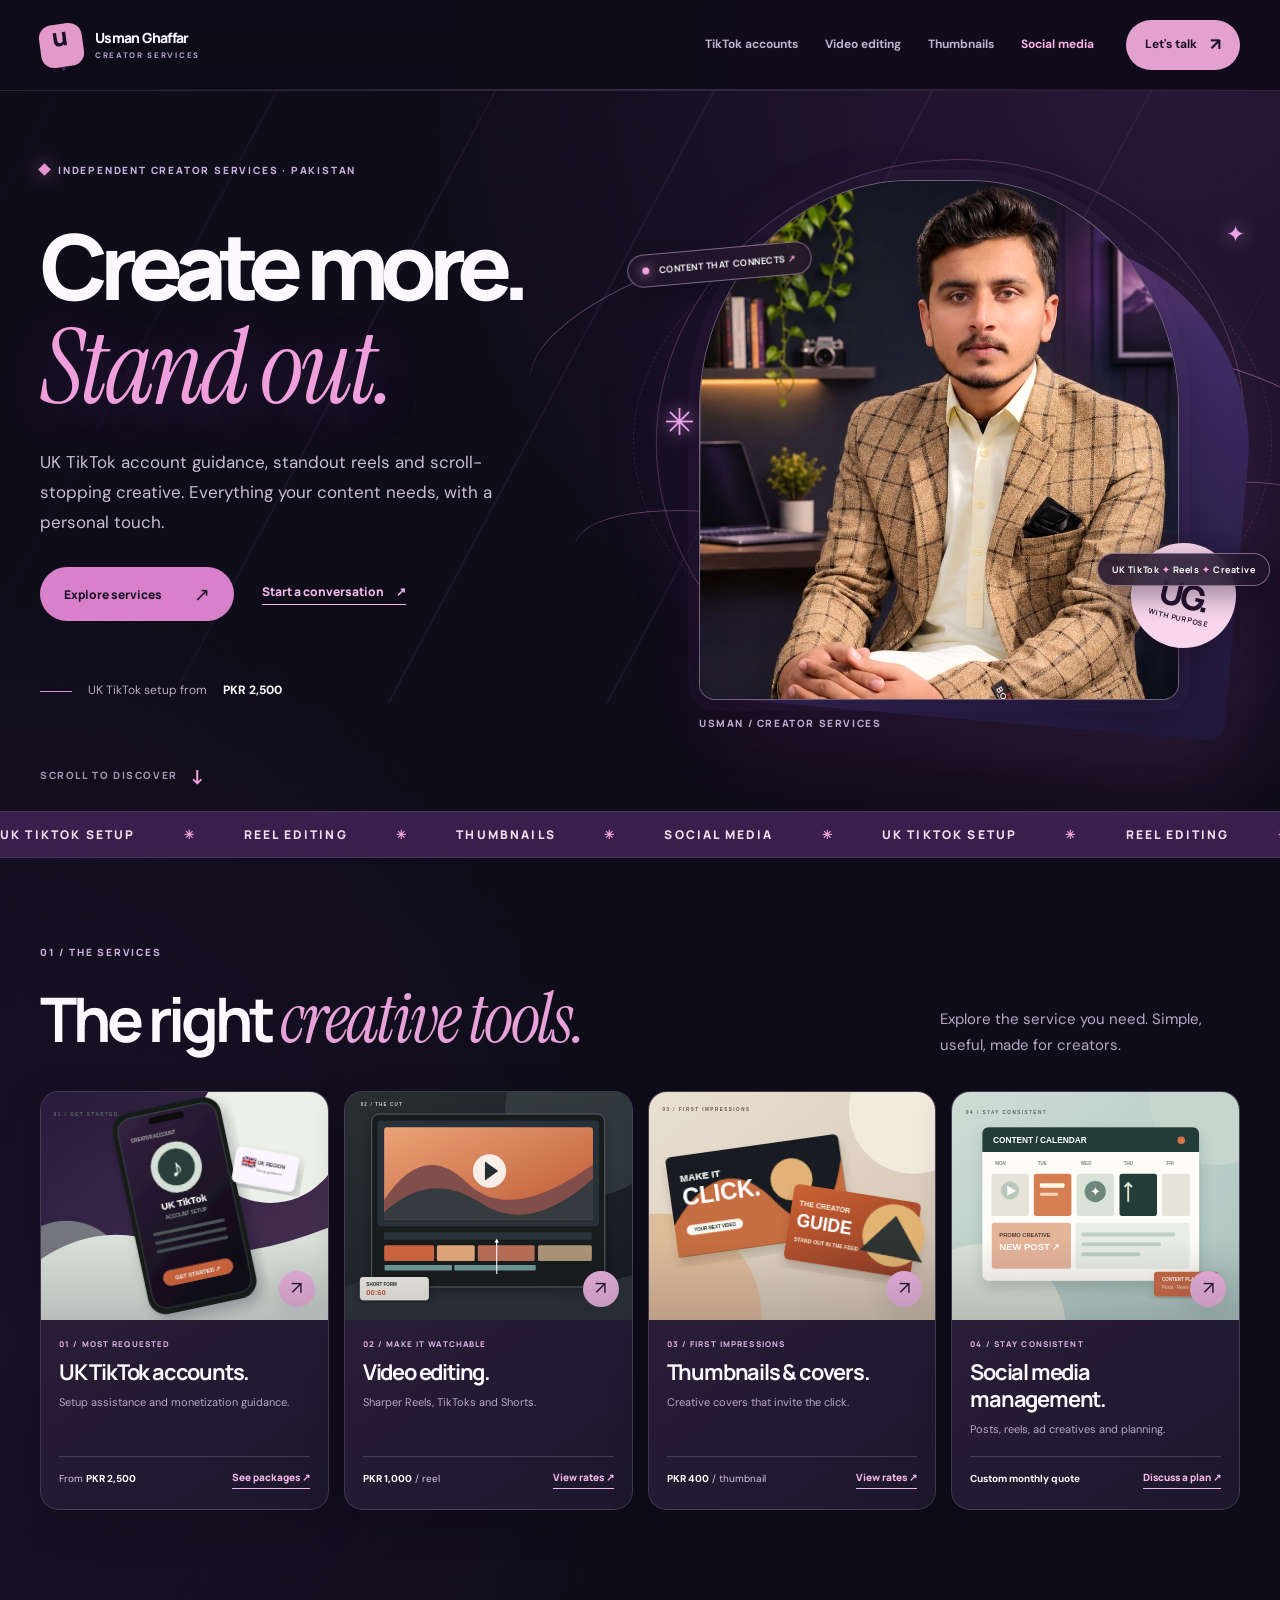
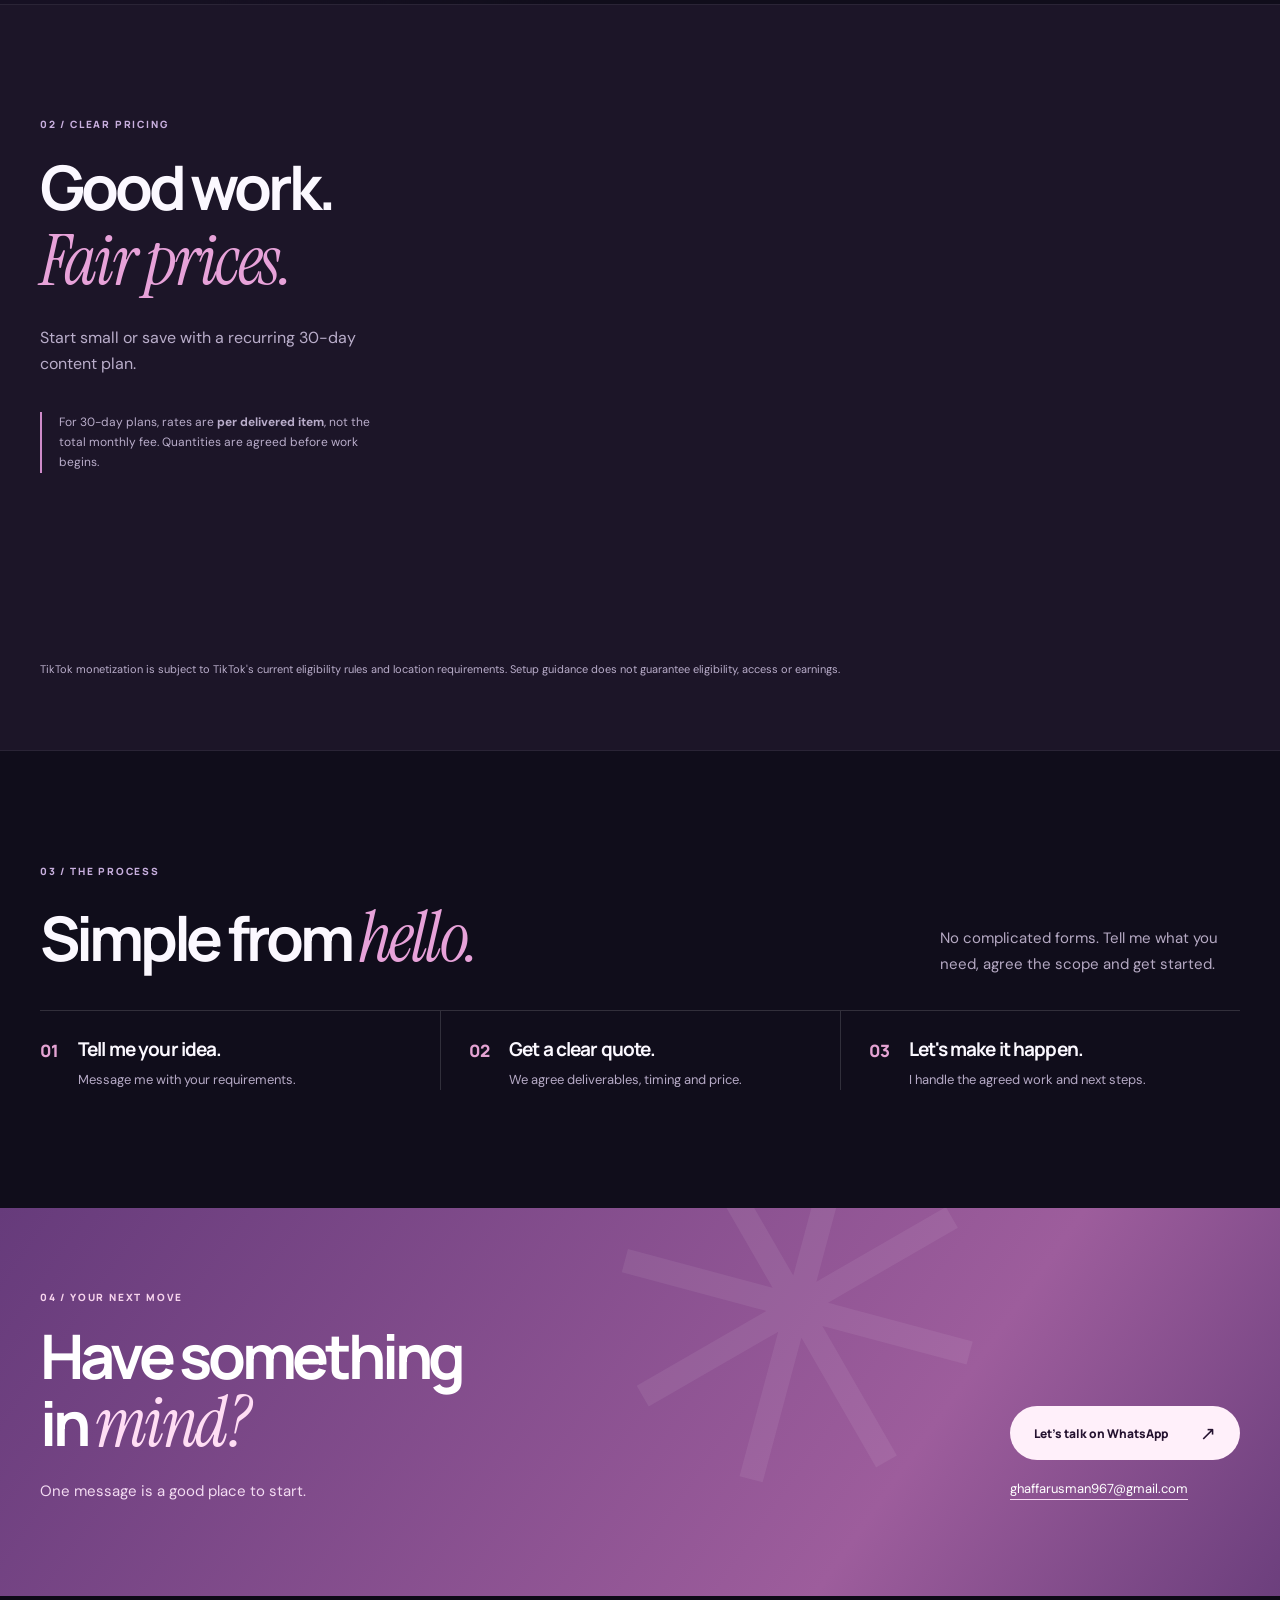
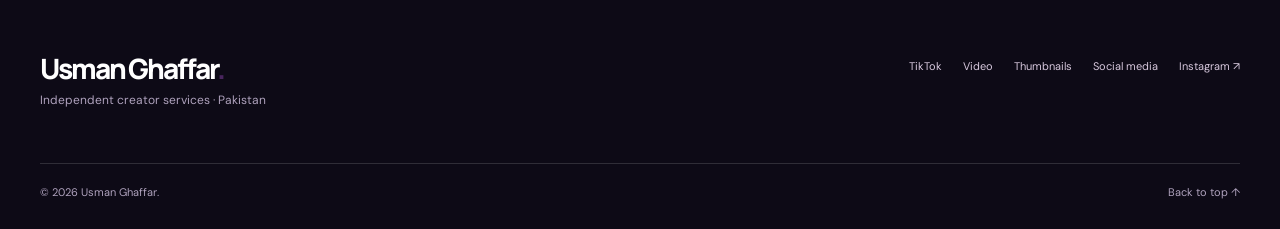
<file: index.html>
<!doctype html>
<html lang="en-PK">
<head>
  <meta charset="utf-8">
  <meta name="viewport" content="width=device-width, initial-scale=1">
  <meta name="theme-color" content="#100d1b">
  <meta name="robots" content="index,follow,max-image-preview:large">
  <meta name="google-site-verification" content="google960a1017d7195455">
  <meta name="author" content="Usman Ghaffar">
  <title>UK TikTok Account Setup &amp; Content Creator Services | Usman Ghaffar</title>
  <meta name="description" content="UK TikTok account setup assistance in Pakistan from PKR 2,500, monetization guidance, reels editing, thumbnails and social media content services. Contact Usman Ghaffar.">
  <link rel="canonical" href="https://usmanghaffarservices.vercel.app/">
  <meta property="og:type" content="website">
  <meta property="og:site_name" content="Usman Ghaffar | Creator Services">
  <meta property="og:title" content="UK TikTok Account Setup &amp; Creator Services — Usman Ghaffar">
  <meta property="og:description" content="UK TikTok setup, monetization guidance, video editing, thumbnails and social content. Clear prices. Personal service.">
  <meta property="og:url" content="https://usmanghaffarservices.vercel.app/">
  <meta property="og:image" content="https://usmanghaffarservices.vercel.app/assets/hero/portrait.jpg">
  <meta name="twitter:card" content="summary_large_image">
  <link rel="icon" href="/favicon.ico" sizes="any">
  <link rel="preconnect" href="https://fonts.googleapis.com">
  <link rel="preconnect" href="https://fonts.gstatic.com" crossorigin>
  <link href="https://fonts.googleapis.com/css2?family=DM+Sans:wght@400;500;600;700&family=Manrope:wght@400;500;600;700;800&family=Instrument+Serif:ital@0;1&display=swap" rel="stylesheet">
  <link rel="preload" as="image" href="/assets/hero/portrait.jpg">
  <link rel="stylesheet" href="/styles.css">
  <script type="application/ld+json">
  {"@context":"https://schema.org","@graph":[
    {"@type":"WebSite","@id":"https://usmanghaffarservices.vercel.app/#website","name":"Usman Ghaffar Creator Services","url":"https://usmanghaffarservices.vercel.app/"},
    {"@type":"Person","@id":"https://usmanghaffarservices.vercel.app/#person","name":"Usman Ghaffar","url":"https://usmanghaffarservices.vercel.app/","jobTitle":"UK TikTok Account Setup and Creator Services","sameAs":["https://www.instagram.com/usmanghaffar33","https://www.tiktok.com/@mr.graphics6"]},
    {"@type":"ProfessionalService","@id":"https://usmanghaffarservices.vercel.app/#business","name":"Usman Ghaffar Creator Services","url":"https://usmanghaffarservices.vercel.app/","telephone":"+923419337117","email":"ghaffarusman967@gmail.com","founder":{"@id":"https://usmanghaffarservices.vercel.app/#person"},"address":{"@type":"PostalAddress","addressLocality":"Vehari","addressRegion":"Punjab","addressCountry":"PK"},"areaServed":{"@type":"Country","name":"Pakistan"},"hasOfferCatalog":{"@type":"OfferCatalog","name":"Creator services","itemListElement":[{"@type":"Offer","name":"UK TikTok account setup assistance","price":"2500","priceCurrency":"PKR"},{"@type":"Offer","name":"UK TikTok setup and monetization guidance","price":"4000","priceCurrency":"PKR"},{"@type":"Offer","name":"Single short-form reel editing up to 60 seconds","price":"1000","priceCurrency":"PKR"},{"@type":"Offer","name":"Reel editing per item with agreed 30-day plan","price":"500","priceCurrency":"PKR"},{"@type":"Offer","name":"Single thumbnail design","price":"400","priceCurrency":"PKR"},{"@type":"Offer","name":"Thumbnail design per item with agreed 30-day plan","price":"200","priceCurrency":"PKR"}]}}
  ]}
  </script>
  <script>document.documentElement.classList.add("js");</script>
  <script src="/studio.js" defer></script>
</head>
<body>
  <a class="skip-link" href="#main">Skip to content</a>
  <div class="reading-progress" aria-hidden="true"></div>
  <header class="site-header" id="top">
    <div class="shell header-inner">
      <a class="brand" href="#top" aria-label="Usman Ghaffar, back to top"><span class="brand-symbol" aria-hidden="true">u<span>.</span></span><span class="brand-wordmark">usman ghaffar <small>CREATOR SERVICES</small></span></a>
      <nav class="desktop-nav" aria-label="Main navigation">
        <a href="#tiktok">TikTok accounts</a>
        <a href="#video">Video editing</a>
        <a href="#thumbnails">Thumbnails</a>
        <a href="#management">Social media</a>
      </nav>
      <a class="header-contact" href="https://wa.me/923419337117?text=Hi%20Usman%2C%20I%20found%20your%20website%20and%20would%20like%20to%20discuss%20a%20service." target="_blank" rel="noopener noreferrer">Let's talk <span aria-hidden="true">↗</span></a>
      <button class="menu-button" type="button" aria-expanded="false" aria-controls="mobile-menu" aria-label="Open navigation"><span></span><span></span></button>
    </div>
    <nav class="mobile-menu" id="mobile-menu" aria-label="Mobile navigation" hidden>
      <a href="#tiktok">TikTok accounts</a><a href="#video">Video editing</a><a href="#thumbnails">Thumbnails</a><a href="#management">Social media</a><a href="#contact">Get in touch</a>
    </nav>
  </header>
  <main id="main">
    <section class="hero shell" aria-labelledby="hero-title">
      <div class="hero-copy reveal">
        <div class="eyebrow"><span class="mini-square" aria-hidden="true"></span> INDEPENDENT CREATOR SERVICES · PAKISTAN</div>
        <h1 id="hero-title">Create more.<br><em>Stand out.</em></h1>
        <p class="hero-lead">UK TikTok account guidance, standout reels and scroll-stopping creative. Everything your content needs, with a personal touch.</p>
        <div class="hero-buttons"><a class="btn btn-dark" href="#services">Explore services <span aria-hidden="true">↗</span></a><a class="text-link" href="#contact">Start a conversation <span aria-hidden="true">↗</span></a></div>
        <div class="hero-caption"><span class="caption-line"></span> UK TikTok setup from <strong>PKR 2,500</strong></div>
      </div>
      <div class="hero-media reveal" aria-label="Portrait of Usman Ghaffar">
        <div class="hero-orbit orbit-one" aria-hidden="true"></div><div class="hero-orbit orbit-two" aria-hidden="true"></div>
        <div class="hero-trails" aria-hidden="true"><span></span><span></span><span></span><span></span></div>
        <span class="hero-spark spark-one" aria-hidden="true">✳</span><span class="hero-spark spark-two" aria-hidden="true">✦</span>
        <div class="float-label label-top" aria-hidden="true"><span class="label-dot"></span> CONTENT THAT CONNECTS <span>↗</span></div>
        <div class="float-label label-bottom" aria-hidden="true">UK TikTok <span>✦</span> Reels <span>✦</span> Creative</div>
        <div class="hero-photo-wrap"><img class="hero-photo" src="/assets/hero/portrait.jpg" width="942" height="1254" alt="Usman Ghaffar seated in a professional studio" fetchpriority="high"></div>
        <div class="hero-photo-index" aria-hidden="true">USMAN / CREATOR SERVICES</div>
        <div class="hero-stamp" aria-hidden="true"><span>CREATE</span><strong>UG.</strong><span>WITH PURPOSE</span></div>
      </div>
      <div class="hero-bottom" aria-hidden="true"><span>SCROLL TO DISCOVER</span><span class="down-mark">↓</span></div>
    </section>
    <div class="service-ticker" aria-hidden="true"><div class="ticker-track">UK TIKTOK SETUP <span>✳</span> REEL EDITING <span>✳</span> THUMBNAILS <span>✳</span> SOCIAL MEDIA <span>✳</span> UK TIKTOK SETUP <span>✳</span> REEL EDITING <span>✳</span> THUMBNAILS <span>✳</span> SOCIAL MEDIA <span>✳</span></div></div>
    <section class="services shell" id="services" aria-labelledby="services-title">
      <div class="section-heading reveal"><div><span class="eyebrow">01 / THE SERVICES</span><h2 id="services-title">The right <em>creative tools.</em></h2></div><p>Explore the service you need. Simple, useful, made for creators.</p></div>
      <div class="services-layout">
        <article class="service-panel service-primary reveal" id="tiktok"><a href="#packages" class="service-picture"><img src="/assets/visuals/tiktok-studio.svg" alt="Illustrated smartphone showing a UK-themed TikTok creator account interface" width="760" height="600" loading="lazy"><span class="image-link" aria-hidden="true">↗</span></a><div class="service-details"><div class="service-number">01 / MOST REQUESTED</div><h3>UK TikTok accounts.</h3><p>Setup assistance and monetization guidance.</p><div class="service-bottom"><span>From <strong>PKR 2,500</strong></span><a class="under-link" href="#packages">See packages <span aria-hidden="true">↗</span></a></div></div></article>
        <article class="service-panel service-secondary reveal" id="video"><a href="#packages" class="service-picture"><img src="/assets/visuals/editing-studio.svg" alt="Illustration of short-form video editing clips and timeline" width="760" height="600" loading="lazy"><span class="image-link" aria-hidden="true">↗</span></a><div class="service-details"><div class="service-number">02 / MAKE IT WATCHABLE</div><h3>Video editing.</h3><p>Sharper Reels, TikToks and Shorts.</p><div class="service-bottom"><span><strong>PKR 1,000</strong> / reel</span><a class="under-link" href="#packages">View rates <span aria-hidden="true">↗</span></a></div></div></article>
        <article class="service-panel service-secondary reveal" id="thumbnails"><a href="#packages" class="service-picture"><img src="/assets/visuals/thumbnail-studio.svg" alt="Illustrated examples of creative thumbnails and social media cover layouts" width="760" height="600" loading="lazy"><span class="image-link" aria-hidden="true">↗</span></a><div class="service-details"><div class="service-number">03 / FIRST IMPRESSIONS</div><h3>Thumbnails & covers.</h3><p>Creative covers that invite the click.</p><div class="service-bottom"><span><strong>PKR 400</strong> / thumbnail</span><a class="under-link" href="#packages">View rates <span aria-hidden="true">↗</span></a></div></div></article>
        <article class="service-panel service-primary reveal" id="management"><a href="#contact" class="service-picture"><img src="/assets/visuals/social-studio.svg" alt="Illustrated social media content calendar with posts, ads and reel creative" width="760" height="600" loading="lazy"><span class="image-link" aria-hidden="true">↗</span></a><div class="service-details"><div class="service-number">04 / STAY CONSISTENT</div><h3>Social media management.</h3><p>Posts, reels, ad creatives and planning.</p><div class="service-bottom"><span><strong>Custom monthly quote</strong></span><a class="under-link" href="#contact">Discuss a plan <span aria-hidden="true">↗</span></a></div></div></article>
      </div>
    </section>
    <section class="rates" id="packages" aria-labelledby="rates-title"><div class="shell rates-inner"><div class="rates-intro reveal"><span class="eyebrow">02 / CLEAR PRICING</span><h2 id="rates-title">Good work.<br><em>Fair prices.</em></h2><p>Start small or save with a recurring 30-day content plan.</p><div class="rates-detail">For 30-day plans, rates are <strong>per delivered item</strong>, not the total monthly fee. Quantities are agreed before work begins.</div></div><div class="rate-list reveal">
      <div class="rate-row rate-row-highlight"><div><span class="rate-index">01</span><h3>UK TikTok account setup</h3><p>Account setup assistance</p></div><div class="rate-right"><strong>PKR 2,500</strong><a href="https://wa.me/923419337117?text=Hi%20Usman%2C%20I%20want%20UK%20TikTok%20account%20setup%20assistance%20for%20PKR%202%2C500." target="_blank" rel="noopener noreferrer" aria-label="Enquire about UK TikTok account setup">↗</a></div></div>
      <div class="rate-row"><div><span class="rate-index">02</span><h3>Setup + monetization guidance</h3><p>Account assistance, eligibility and setup walkthrough</p></div><div class="rate-right"><strong>PKR 4,000</strong><a href="https://wa.me/923419337117?text=Hi%20Usman%2C%20I%20want%20the%20PKR%204%2C000%20UK%20TikTok%20setup%20and%20monetization%20guidance%20package." target="_blank" rel="noopener noreferrer" aria-label="Enquire about TikTok monetization guidance">↗</a></div></div>
      <div class="rate-row"><div><span class="rate-index">03</span><h3>Reel editing <span class="rate-tag">50% OFF 30-DAY PLAN</span></h3><p>Up to 60 seconds · Single PKR 1,000 / 30-day plan PKR 500 per reel</p></div><div class="rate-right"><strong>from PKR 500<span>/reel</span></strong><a href="https://wa.me/923419337117?text=Hi%20Usman%2C%20please%20share%20details%20for%20reel%20editing%20at%20PKR%201%2C000%20single%20or%20PKR%20500%20per%20reel%20on%20a%2030-day%20plan." target="_blank" rel="noopener noreferrer" aria-label="Enquire about reel editing">↗</a></div></div>
      <div class="rate-row"><div><span class="rate-index">04</span><h3>Thumbnail design <span class="rate-tag">50% OFF 30-DAY PLAN</span></h3><p>Single PKR 400 / 30-day plan PKR 200 per design</p></div><div class="rate-right"><strong>from PKR 200<span>/design</span></strong><a href="https://wa.me/923419337117?text=Hi%20Usman%2C%20please%20share%20details%20for%20thumbnail%20design%20at%20PKR%20400%20single%20or%20PKR%20200%20per%20design%20on%20a%2030-day%20plan." target="_blank" rel="noopener noreferrer" aria-label="Enquire about thumbnail design">↗</a></div></div>
    </div></div><div class="shell pricing-note">TikTok monetization is subject to TikTok's current eligibility rules and location requirements. Setup guidance does not guarantee eligibility, access or earnings.</div></section>
    <section class="approach shell" aria-labelledby="approach-title"><div class="section-heading reveal"><div><span class="eyebrow">03 / THE PROCESS</span><h2 id="approach-title">Simple from <em>hello.</em></h2></div><p>No complicated forms. Tell me what you need, agree the scope and get started.</p></div><div class="steps"><div class="step reveal"><span>01</span><div><h3>Tell me your idea.</h3><p>Message me with your requirements.</p></div></div><div class="step reveal"><span>02</span><div><h3>Get a clear quote.</h3><p>We agree deliverables, timing and price.</p></div></div><div class="step reveal"><span>03</span><div><h3>Let's make it happen.</h3><p>I handle the agreed work and next steps.</p></div></div></div></section>
    <section class="contact-section" id="contact" aria-labelledby="contact-title"><div class="shell contact-inner reveal"><div><span class="eyebrow">04 / YOUR NEXT MOVE</span><h2 id="contact-title">Have something<br>in <em>mind?</em></h2><p>One message is a good place to start.</p></div><div class="contact-action"><a class="btn btn-cream" href="https://wa.me/923419337117?text=Hi%20Usman%2C%20I%20found%20your%20website.%20I%27d%20like%20to%20discuss%20a%20service." target="_blank" rel="noopener noreferrer">Let's talk on WhatsApp <span aria-hidden="true">↗</span></a><a class="contact-email" href="mailto:ghaffarusman967@gmail.com">ghaffarusman967@gmail.com</a></div><span class="contact-deco" aria-hidden="true">✳</span></div></section>
  </main>
  <footer class="footer"><div class="shell footer-top"><div><a href="#top" class="footer-name">Usman Ghaffar<span>.</span></a><p>Independent creator services · Pakistan</p></div><div class="footer-links"><a href="#tiktok">TikTok</a><a href="#video">Video</a><a href="#thumbnails">Thumbnails</a><a href="#management">Social media</a><a href="https://www.instagram.com/usmanghaffar33" target="_blank" rel="noopener noreferrer">Instagram ↗</a></div></div><div class="shell footer-bottom"><span>© <span id="year">2026</span> Usman Ghaffar.</span><a href="#top">Back to top ↑</a></div></footer>
</body>
</html>
</file>
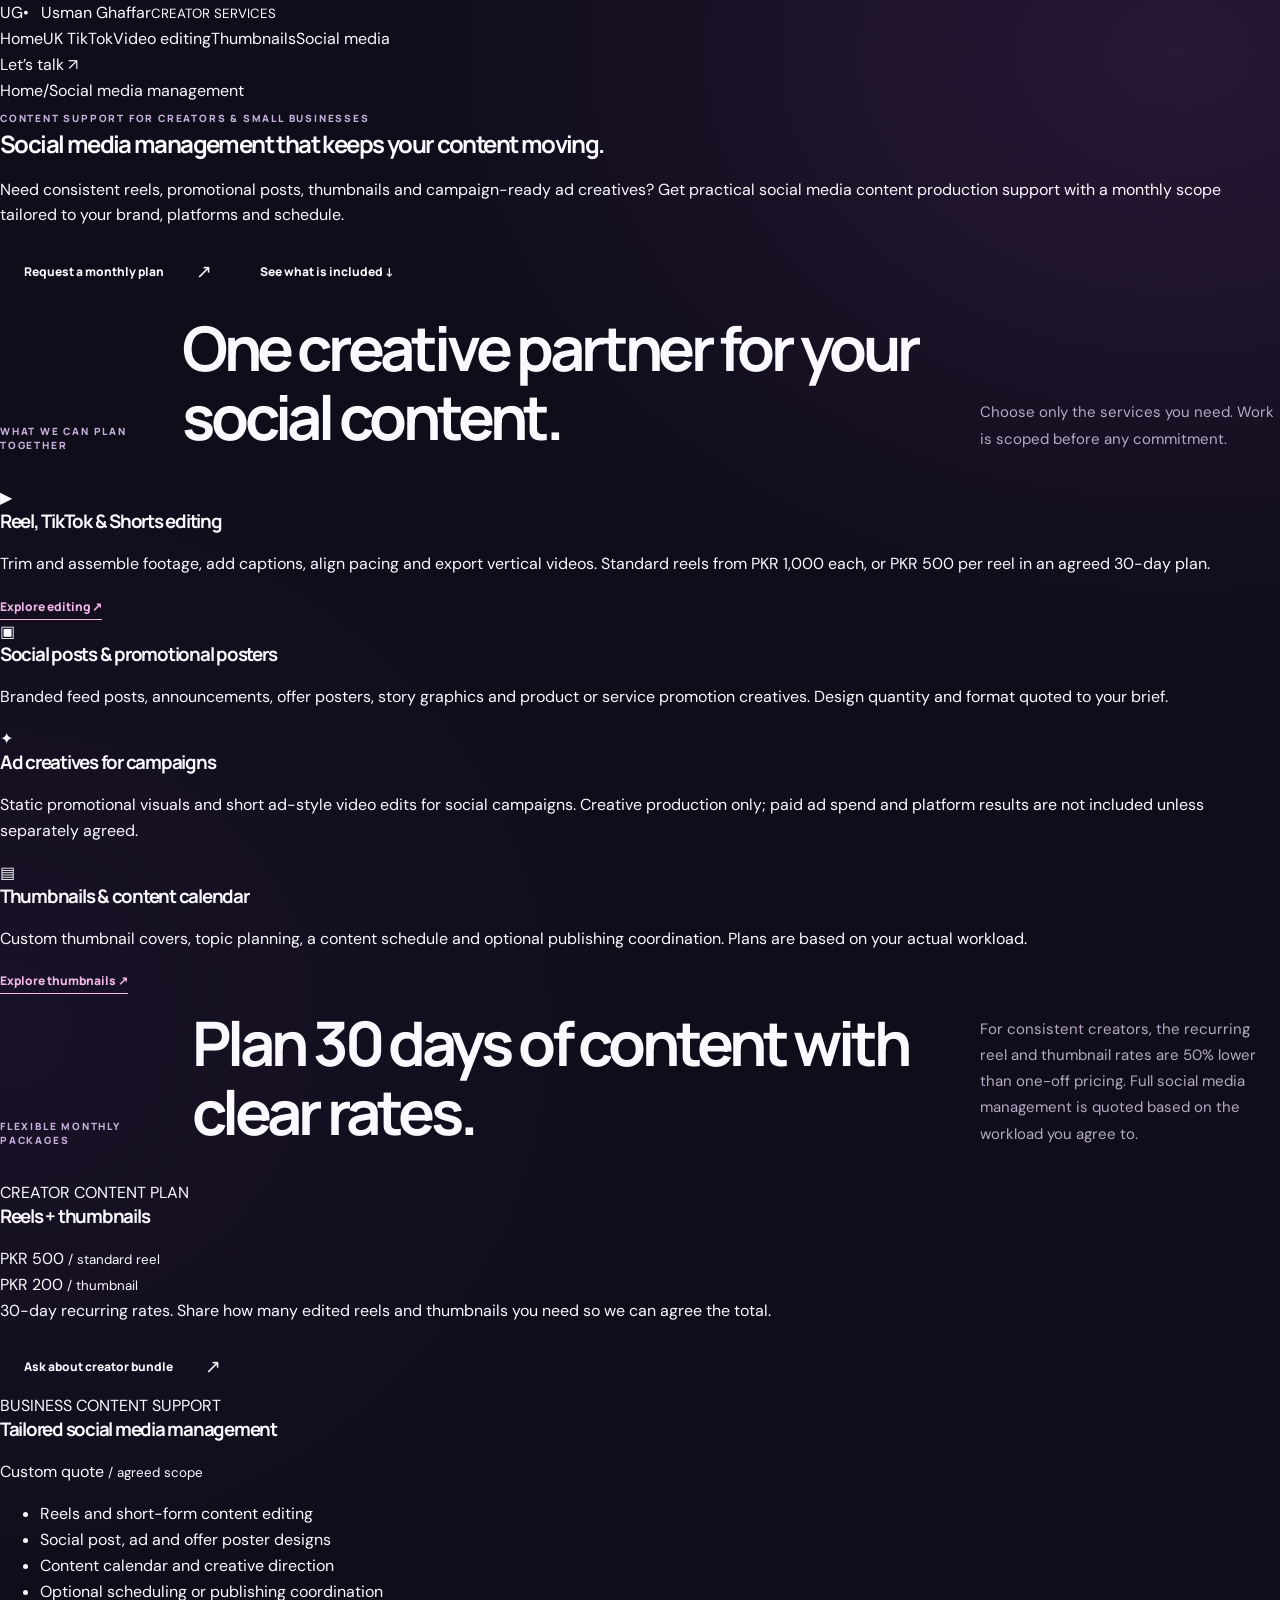
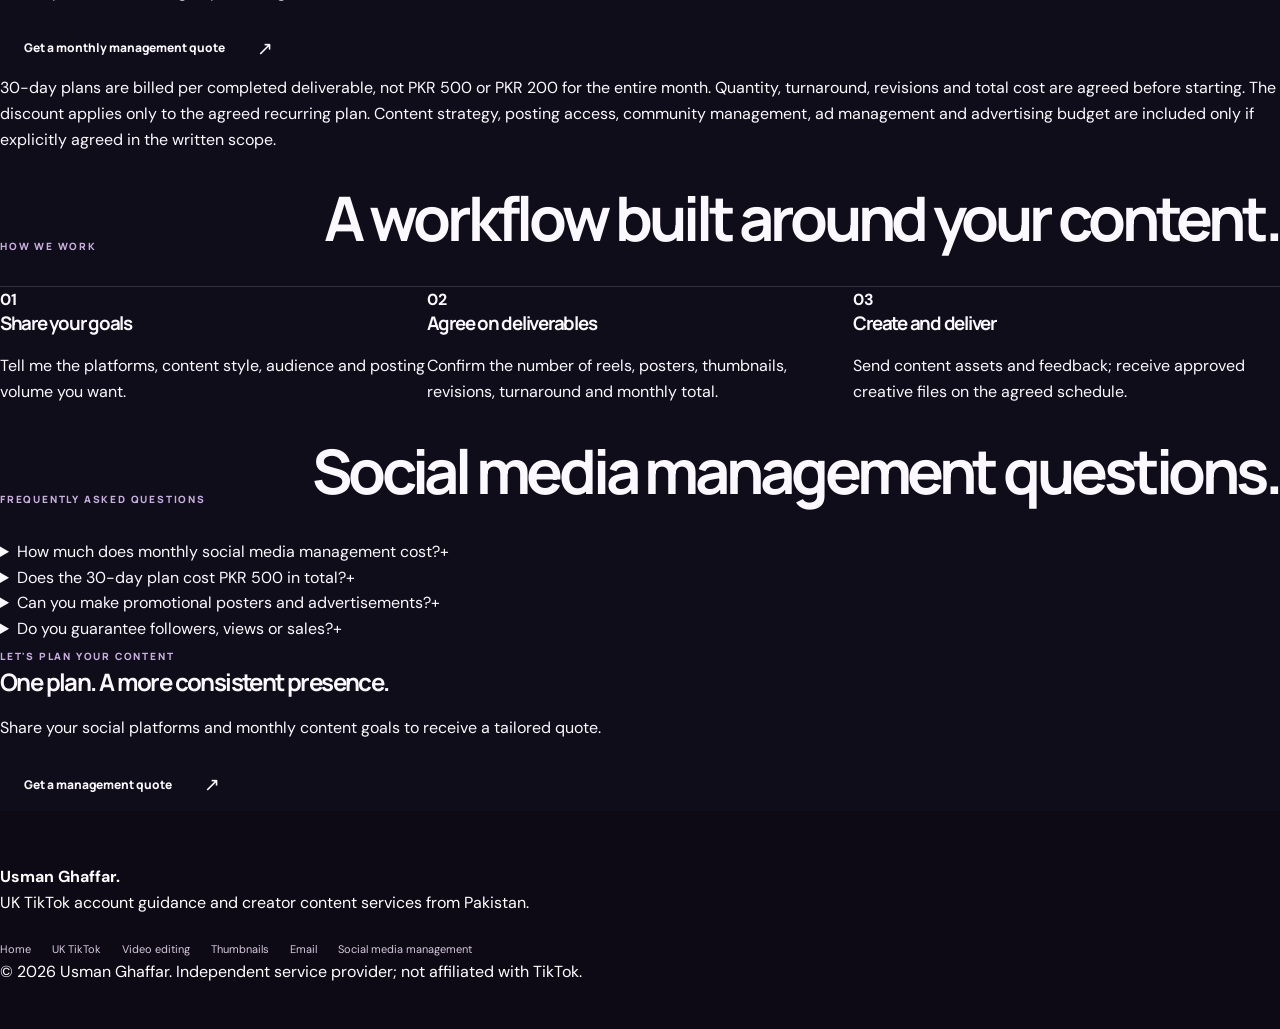
<file: social-media-management/index.html>
<!DOCTYPE html>

<html lang="en-PK"><head><meta charset="utf-8"/><meta content="width=device-width,initial-scale=1" name="viewport"/><title>Social Media Management Pakistan | Reels, Posts &amp; Ad Creatives – Usman Ghaffar</title><meta content="Social media content support in Pakistan: reel editing, thumbnails, poster and ad creative design, content calendars and optional publishing coordination. Custom monthly packages." name="description"/><meta content="Usman Ghaffar" name="author"/><meta content="index,follow,max-image-preview:large" name="robots"/><meta content="google960a1017d7195455" name="google-site-verification"/><link href="https://usmanghaffarservices.vercel.app/social-media-management/" rel="canonical"/><link href="/favicon.ico" rel="icon" sizes="any"/><link href="/favicon-192x192.png" rel="icon" sizes="192x192" type="image/png"/><link href="/apple-touch-icon.png" rel="apple-touch-icon"/><meta content="#0c101d" name="theme-color"/><meta content="website" property="og:type"/><meta content="Usman Ghaffar Creator Services" property="og:site_name"/><meta content="en_PK" property="og:locale"/><meta content="https://usmanghaffarservices.vercel.app/social-media-management/" property="og:url"/><meta content="Social Media Management Pakistan | Reels, Posts &amp; Ad Creatives – Usman Ghaffar" property="og:title"/><meta content="Social media content support in Pakistan: reel editing, thumbnails, poster and ad creative design, content calendars and optional publishing coordination. Custom monthly packages." property="og:description"/><meta content="https://usmanghaffarservices.vercel.app/assets/og-image.jpg" property="og:image"/><meta content="summary_large_image" name="twitter:card"/><meta content="Social Media Management Pakistan | Reels, Posts &amp; Ad Creatives – Usman Ghaffar" name="twitter:title"/><meta content="Social media content support in Pakistan: reel editing, thumbnails, poster and ad creative design, content calendars and optional publishing coordination. Custom monthly packages." name="twitter:description"/><meta content="https://usmanghaffarservices.vercel.app/assets/og-image.jpg" name="twitter:image"/><link href="https://fonts.googleapis.com" rel="preconnect"/><link crossorigin="" href="https://fonts.gstatic.com" rel="preconnect"/><link href="https://fonts.googleapis.com/css2?family=DM+Sans:wght@400;500;600;700;800&amp;family=Manrope:wght@400;500;600;700;800&amp;display=swap" rel="stylesheet"/><link href="/styles.css" rel="stylesheet"/><script type="application/ld+json">{"@context":"https://schema.org","@graph":[{"@type":"WebSite","@id":"https://usmanghaffarservices.vercel.app/#website","name":"Usman Ghaffar | TikTok Creator Services","url":"https://usmanghaffarservices.vercel.app/"},{"@type":"Person","@id":"https://usmanghaffarservices.vercel.app/#usman","name":"Usman Ghaffar","url":"https://usmanghaffarservices.vercel.app/","jobTitle":"TikTok Account Setup & Content Editing Specialist","sameAs":["https://www.instagram.com/usmanghaffar33","https://www.tiktok.com/@mr.graphics6"]},{"@type":"ProfessionalService","@id":"https://usmanghaffarservices.vercel.app/#business","name":"Usman Ghaffar Creator Services","url":"https://usmanghaffarservices.vercel.app/","description":"UK TikTok account setup assistance, monetization guidance, short-form video editing and thumbnail services from Pakistan.","telephone":"+923419337117","email":"ghaffarusman967@gmail.com","address":{"@type":"PostalAddress","addressLocality":"Vehari","addressRegion":"Punjab","addressCountry":"PK"},"founder":{"@id":"https://usmanghaffarservices.vercel.app/#usman"},"areaServed":[{"@type":"Country","name":"Pakistan"}],"hasOfferCatalog":{"@type":"OfferCatalog","name":"Creator services","itemListElement":[{"@type":"Offer","name":"UK TikTok account setup assistance","price":"2500","priceCurrency":"PKR"},{"@type":"Offer","name":"UK TikTok setup with monetization guidance","price":"4000","priceCurrency":"PKR"},{"@type":"Offer","name":"Single short-form reel editing, up to 60 seconds","price":"1000","priceCurrency":"PKR","description":"One edited reel up to 60 seconds; complex requests quoted separately."},{"@type":"Offer","name":"30-day reel editing plan, per reel","price":"500","priceCurrency":"PKR","description":"50% off the standard PKR 1,000 reel. Per edited reel with an agreed 30-day recurring package; quantity and overall plan cost confirmed separately."},{"@type":"Offer","name":"Single custom thumbnail","price":"400","priceCurrency":"PKR"},{"@type":"Offer","name":"30-day thumbnail design plan, per thumbnail","price":"200","priceCurrency":"PKR","description":"50% off the standard PKR 400 thumbnail; per thumbnail within an agreed 30-day plan."},{"@type":"Service","name":"Social media management","description":"Custom-quoted social media content planning, reels, branded social posts, advertisement creative design and optional publishing coordination."}]}},{"@type":"WebPage","@id":"https://usmanghaffarservices.vercel.app/social-media-management/#webpage","url":"https://usmanghaffarservices.vercel.app/social-media-management/","name":"Social Media Management Pakistan | Reels, Posts & Ad Creatives – Usman Ghaffar","description":"Social media content support in Pakistan: reel editing, thumbnails, poster and ad creative design, content calendars and optional publishing coordination. Custom monthly packages.","isPartOf":{"@type":"WebSite","@id":"https://usmanghaffarservices.vercel.app/#website","name":"Usman Ghaffar | TikTok Creator Services","url":"https://usmanghaffarservices.vercel.app/"},"about":{"@id":"https://usmanghaffarservices.vercel.app/#business"},"inLanguage":"en-PK"},{"@type":"Service","@id":"https://usmanghaffarservices.vercel.app/social-media-management/#service","name":"Social media management and content production","description":"Social media content support in Pakistan: reel editing, thumbnails, poster and ad creative design, content calendars and optional publishing coordination. Custom monthly packages.","provider":{"@id":"https://usmanghaffarservices.vercel.app/#business"},"areaServed":"Pakistan","serviceType":["Social media content planning","Short-form reel editing","Social media post design","Advertisement creative design","Thumbnail design"]}]}</script></head><body><a class="skip-link" href="#main">Skip to content</a><header class="header"><div class="wrap nav"><a aria-label="Usman Ghaffar home" class="brand" href="/"><span class="brand-icon">UG<span>•</span></span><span class="brand-text">Usman Ghaffar<small>CREATOR SERVICES</small></span></a><nav aria-label="Main navigation" class="nav-links"><a href="/">Home</a><a href="/uk-tiktok-account/">UK TikTok</a><a href="/video-editing/">Video editing</a><a href="/thumbnails/">Thumbnails</a><a href="/social-media-management/">Social media</a></nav><a class="nav-cta" href="https://wa.me/923419337117?text=Hi%20Usman%2C%20I%20would%20like%20to%20ask%20about%20your%20creator%20services." rel="noopener noreferrer" target="_blank">Let’s talk <span aria-hidden="true">↗</span></a></div></header><main id="main"><section class="subhero"><div class="wrap"><div class="breadcrumb"><a href="/">Home</a><span class="crumb-arrow">/</span>Social media management</div><div class="eyebrow">CONTENT SUPPORT FOR CREATORS &amp; SMALL BUSINESSES</div><h1>Social media management that keeps your content moving.</h1><p class="lead">Need consistent reels, promotional posts, thumbnails and campaign-ready ad creatives? Get practical social media content production support with a monthly scope tailored to your brand, platforms and schedule.</p><div class="hero-ctas"><a class="btn btn-main" href="https://wa.me/923419337117?text=Hi%20Usman%2C%20I%20would%20like%20a%20quote%20for%20social%20media%20management%3A%20reels%2C%20post%20designs%2C%20ad%20creatives%20and%20monthly%20content%20support.%20Can%20we%20discuss%20my%20platforms%20and%20posting%20goals%3F" rel="noopener noreferrer" target="_blank">Request a monthly plan <span aria-hidden="true">↗</span></a><a class="btn btn-outline" href="#services">See what is included ↓</a></div></div></section><section class="section" id="services"><div class="wrap"><div class="section-heading"><div class="eyebrow">WHAT WE CAN PLAN TOGETHER</div><h2>One creative partner for your social content.</h2><p>Choose only the services you need. Work is scoped before any commitment.</p></div><div class="service-grid"><article class="service-card"><div class="card-symbol">▶</div><h3>Reel, TikTok &amp; Shorts editing</h3><p>Trim and assemble footage, add captions, align pacing and export vertical videos. Standard reels from PKR 1,000 each, or PKR 500 per reel in an agreed 30-day plan.</p><a class="text-link" href="/video-editing/">Explore editing ↗</a></article><article class="service-card"><div class="card-symbol">▣</div><h3>Social posts &amp; promotional posters</h3><p>Branded feed posts, announcements, offer posters, story graphics and product or service promotion creatives. Design quantity and format quoted to your brief.</p></article><article class="service-card"><div class="card-symbol">✦</div><h3>Ad creatives for campaigns</h3><p>Static promotional visuals and short ad-style video edits for social campaigns. Creative production only; paid ad spend and platform results are not included unless separately agreed.</p></article><article class="service-card"><div class="card-symbol">▤</div><h3>Thumbnails &amp; content calendar</h3><p>Custom thumbnail covers, topic planning, a content schedule and optional publishing coordination. Plans are based on your actual workload.</p><a class="text-link" href="/thumbnails/">Explore thumbnails ↗</a></article></div></div></section><section class="section tinted" id="packages"><div class="wrap"><div class="section-heading"><div class="eyebrow">FLEXIBLE MONTHLY PACKAGES</div><h2>Plan 30 days of content with clear rates.</h2><p>For consistent creators, the recurring reel and thumbnail rates are 50% lower than one-off pricing. Full social media management is quoted based on the workload you agree to.</p></div><div class="deal-grid"><article class="deal-card"><span class="pill">CREATOR CONTENT PLAN</span><h3>Reels + thumbnails</h3><div class="deal-new">PKR 500 <small>/ standard reel</small></div><div class="deal-new">PKR 200 <small>/ thumbnail</small></div><p>30-day recurring rates. Share how many edited reels and thumbnails you need so we can agree the total.</p><a class="btn btn-main" href="https://wa.me/923419337117?text=Hi%20Usman%2C%20I%20want%20a%2030-day%20creator%20bundle%20with%20standard%20reels%20at%20PKR%20500%20each%20and%20thumbnails%20at%20PKR%20200%20each.%20Please%20help%20me%20define%20volume%20and%20full%20cost." rel="noopener noreferrer" target="_blank">Ask about creator bundle <span aria-hidden="true">↗</span></a></article><article class="deal-card highlighted"><span class="pill">BUSINESS CONTENT SUPPORT</span><h3>Tailored social media management</h3><div class="deal-new">Custom quote <small>/ agreed scope</small></div><ul class="check-list"><li>Reels and short-form content editing</li><li>Social post, ad and offer poster designs</li><li>Content calendar and creative direction</li><li>Optional scheduling or publishing coordination</li></ul><a class="btn btn-main" href="https://wa.me/923419337117?text=Hi%20Usman%2C%20Please%20quote%20a%20social%20media%20management%20package%20with%20post%20designs%2C%20reel%20edits%2C%20promotional%20ad%20creatives%20and%20a%20content%20calendar.%20I%20can%20share%20my%20platforms%20and%20desired%20posting%20volume." rel="noopener noreferrer" target="_blank">Get a monthly management quote <span aria-hidden="true">↗</span></a></article></div><p class="package-disclaimer">30-day plans are billed per completed deliverable, not PKR 500 or PKR 200 for the entire month. Quantity, turnaround, revisions and total cost are agreed before starting. The discount applies only to the agreed recurring plan. Content strategy, posting access, community management, ad management and advertising budget are included only if explicitly agreed in the written scope.</p></div></section><section class="section"><div class="wrap"><div class="section-heading"><div class="eyebrow">HOW WE WORK</div><h2>A workflow built around your content.</h2></div><div class="steps"><div><b>01</b><h3>Share your goals</h3><p>Tell me the platforms, content style, audience and posting volume you want.</p></div><div><b>02</b><h3>Agree on deliverables</h3><p>Confirm the number of reels, posters, thumbnails, revisions, turnaround and monthly total.</p></div><div><b>03</b><h3>Create and deliver</h3><p>Send content assets and feedback; receive approved creative files on the agreed schedule.</p></div></div></div></section><section class="section tinted" id="faq"><div class="wrap"><div class="section-heading"><div class="eyebrow">FREQUENTLY ASKED QUESTIONS</div><h2>Social media management questions.</h2></div><div class="faq"><details><summary>How much does monthly social media management cost?<span aria-hidden="true">+</span></summary><div class="faq-answer">Monthly management is custom quoted according to the number of reels, posts, posters, ad creatives and any scheduling or other tasks. Standard single reel edits cost PKR 1,000 and standalone thumbnails PKR 400. Eligible 30-day recurring plans cost PKR 500 per reel and PKR 200 per thumbnail, with the total based on volume.</div></details><details><summary>Does the 30-day plan cost PKR 500 in total?<span aria-hidden="true">+</span></summary><div class="faq-answer">No. PKR 500 is the discounted price for each standard edited reel within an agreed 30-day package; PKR 200 is the discounted per-thumbnail price. We agree on the number of deliverables and the total cost before work starts.</div></details><details><summary>Can you make promotional posters and advertisements?<span aria-hidden="true">+</span></summary><div class="faq-answer">Yes, branded offer posters, story graphics, social media ad creatives and simple video ad edits can be included. Paid advertising spend and campaign management are separate, if requested.</div></details><details><summary>Do you guarantee followers, views or sales?<span aria-hidden="true">+</span></summary><div class="faq-answer">No. These services cover agreed content production and support, not guaranteed reach, platform approval, sales or engagement.</div></details></div></div></section><section class="cta-section"><div class="wrap cta-inner"><div><span class="eyebrow">LET'S PLAN YOUR CONTENT</span><h2>One plan. A more consistent presence.</h2><p>Share your social platforms and monthly content goals to receive a tailored quote.</p></div><a class="btn btn-main" href="https://wa.me/923419337117?text=Hi%20Usman%2C%20I%20would%20like%20to%20discuss%20a%2030-day%20social%20media%20content%20management%20package.%20Please%20help%20me%20scope%20the%20reels%2C%20thumbnails%20and%20promotional%20posts." rel="noopener noreferrer" target="_blank">Get a management quote <span aria-hidden="true">↗</span></a></div></section></main><footer class="footer"><div class="wrap footer-inner"><div><strong>Usman Ghaffar.</strong><p>UK TikTok account guidance and creator content services from Pakistan.</p></div><div class="footer-links"><a href="/">Home</a><a href="/uk-tiktok-account/">UK TikTok</a><a href="/video-editing/">Video editing</a><a href="/thumbnails/">Thumbnails</a><a href="mailto:ghaffarusman967@gmail.com">Email</a><a href="/social-media-management/">Social media management</a></div><p class="copyright">© 2026 Usman Ghaffar. Independent service provider; not affiliated with TikTok.</p></div></footer></body></html>
</file>
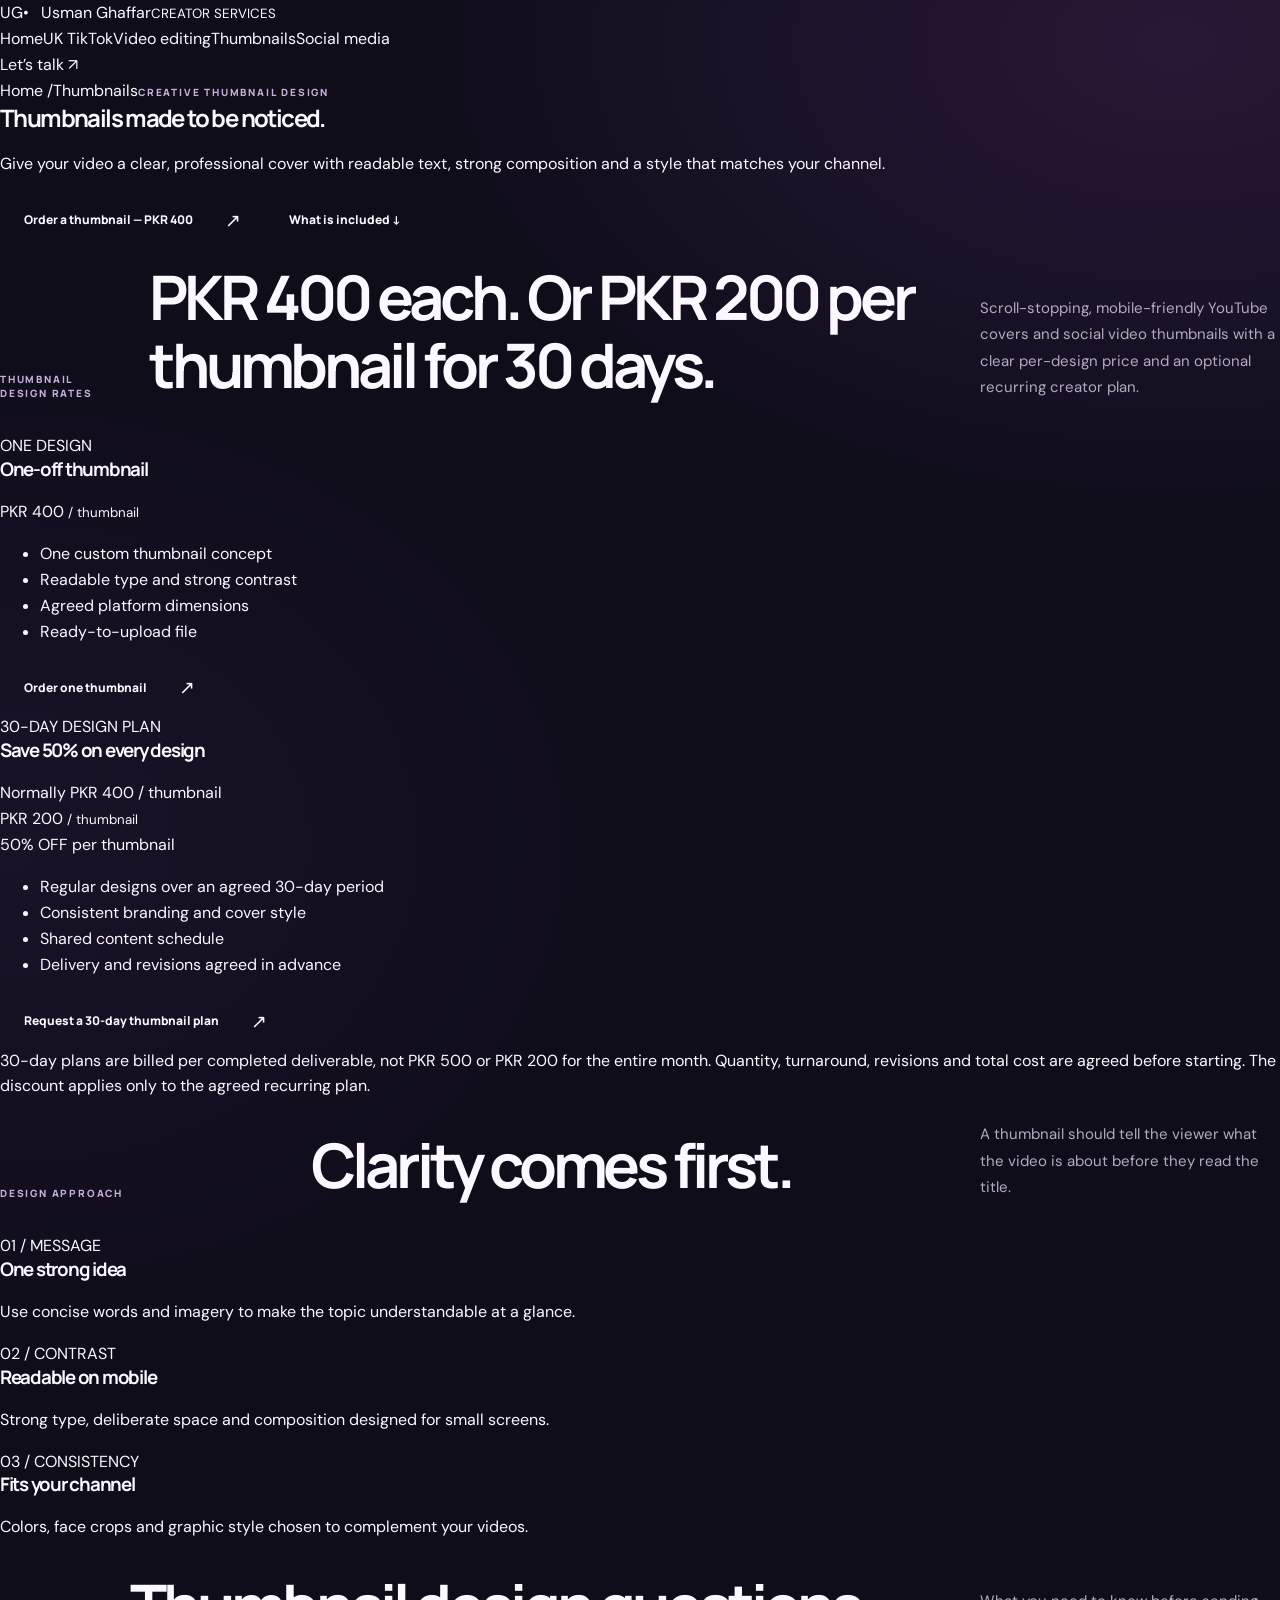
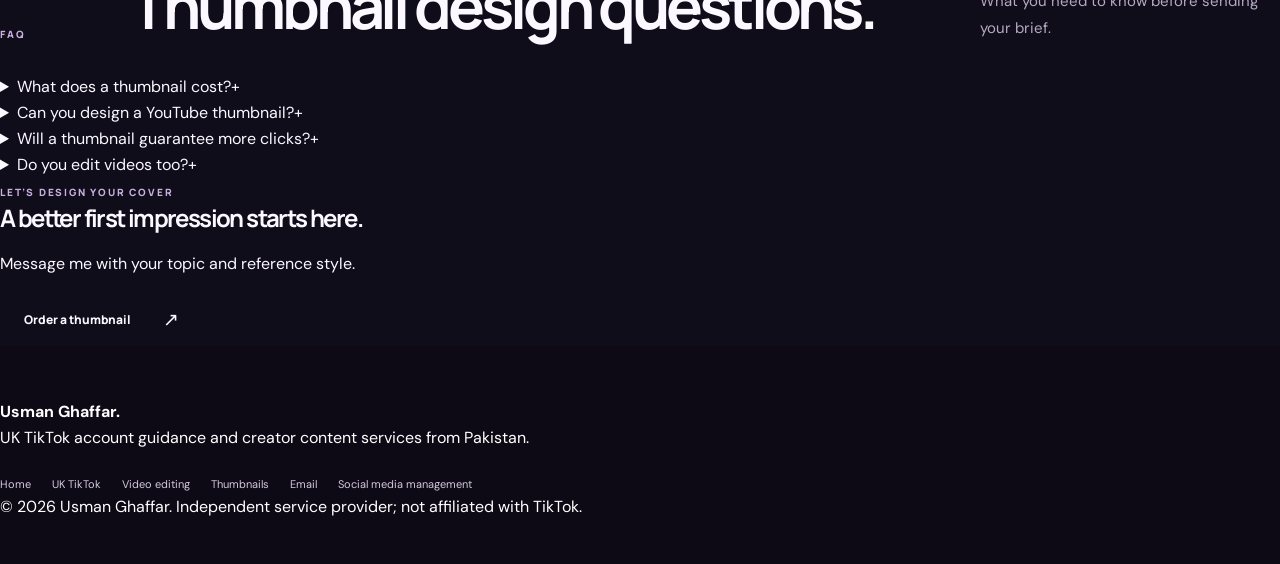
<file: thumbnails/index.html>
<!DOCTYPE html>
<html lang="en-PK"><head><meta charset="utf-8"/><meta content="width=device-width,initial-scale=1" name="viewport"/><title>Custom YouTube &amp; TikTok Thumbnail Design Pakistan | PKR 400</title><meta content="Professional YouTube and social media thumbnails for PKR 400 each, or PKR 200 per thumbnail with an agreed 30-day design plan (50% off)." name="description"/><meta content="Usman Ghaffar" name="author"/><meta content="index,follow,max-image-preview:large" name="robots"/><meta content="google960a1017d7195455" name="google-site-verification"/><link href="https://usmanghaffarservices.vercel.app/thumbnails/" rel="canonical"/><link href="/favicon.ico" rel="icon" sizes="any"/><link href="/favicon-192x192.png" rel="icon" sizes="192x192" type="image/png"/><link href="/apple-touch-icon.png" rel="apple-touch-icon"/><meta content="#0c101d" name="theme-color"/><meta content="website" property="og:type"/><meta content="Usman Ghaffar Creator Services" property="og:site_name"/><meta content="en_PK" property="og:locale"/><meta content="https://usmanghaffarservices.vercel.app/thumbnails/" property="og:url"/><meta content="Custom YouTube &amp; TikTok Thumbnail Design Pakistan | PKR 400" property="og:title"/><meta content="Professional YouTube and social media thumbnails for PKR 400 each, or PKR 200 per thumbnail with an agreed 30-day design plan (50% off)." property="og:description"/><meta content="https://usmanghaffarservices.vercel.app/assets/og-image.jpg" property="og:image"/><meta content="summary_large_image" name="twitter:card"/><meta content="Custom YouTube &amp; TikTok Thumbnail Design Pakistan | PKR 400" name="twitter:title"/><meta content="Professional YouTube and social media thumbnails for PKR 400 each, or PKR 200 per thumbnail with an agreed 30-day design plan (50% off)." name="twitter:description"/><meta content="https://usmanghaffarservices.vercel.app/assets/og-image.jpg" name="twitter:image"/><link href="https://fonts.googleapis.com" rel="preconnect"/><link crossorigin="" href="https://fonts.gstatic.com" rel="preconnect"/><link href="https://fonts.googleapis.com/css2?family=DM+Sans:wght@400;500;600;700;800&amp;family=Manrope:wght@400;500;600;700;800&amp;display=swap" rel="stylesheet"/><link href="/styles.css" rel="stylesheet"/><script type="application/ld+json">{"@context":"https://schema.org","@graph":[{"@type":"WebSite","@id":"https://usmanghaffarservices.vercel.app/#website","name":"Usman Ghaffar | TikTok Creator Services","url":"https://usmanghaffarservices.vercel.app/"},{"@type":"Person","@id":"https://usmanghaffarservices.vercel.app/#usman","name":"Usman Ghaffar","url":"https://usmanghaffarservices.vercel.app/","jobTitle":"TikTok Account Setup & Content Editing Specialist","sameAs":["https://www.instagram.com/usmanghaffar33","https://www.tiktok.com/@mr.graphics6"]},{"@type":"ProfessionalService","@id":"https://usmanghaffarservices.vercel.app/#business","name":"Usman Ghaffar Creator Services","url":"https://usmanghaffarservices.vercel.app/","description":"UK TikTok account setup assistance, monetization guidance, short-form video editing and thumbnail services from Pakistan.","telephone":"+923419337117","email":"ghaffarusman967@gmail.com","address":{"@type":"PostalAddress","addressLocality":"Vehari","addressRegion":"Punjab","addressCountry":"PK"},"founder":{"@id":"https://usmanghaffarservices.vercel.app/#usman"},"areaServed":[{"@type":"Country","name":"Pakistan"}],"hasOfferCatalog":{"@type":"OfferCatalog","name":"Creator services","itemListElement":[{"@type":"Offer","name":"UK TikTok account setup assistance","price":"2500","priceCurrency":"PKR"},{"@type":"Offer","name":"UK TikTok setup with monetization guidance","price":"4000","priceCurrency":"PKR"},{"@type":"Offer","name":"Single short-form reel editing, up to 60 seconds","price":"1000","priceCurrency":"PKR","description":"One edited reel up to 60 seconds; complex requests quoted separately."},{"@type":"Offer","name":"30-day reel editing plan, per reel","price":"500","priceCurrency":"PKR","description":"50% off the standard PKR 1,000 reel. Per edited reel with an agreed 30-day recurring package; quantity and overall plan cost confirmed separately."},{"@type":"Offer","name":"Single custom thumbnail","price":"400","priceCurrency":"PKR"},{"@type":"Offer","name":"30-day thumbnail design plan, per thumbnail","price":"200","priceCurrency":"PKR","description":"50% off the standard PKR 400 thumbnail; per thumbnail within an agreed 30-day plan."},{"@type":"Service","name":"Social media management","description":"Custom-quoted social media content planning, reels, branded social posts, advertisement creative design and optional publishing coordination."}]}},{"@type":"WebPage","@id":"https://usmanghaffarservices.vercel.app/thumbnails/#webpage","url":"https://usmanghaffarservices.vercel.app/thumbnails/","name":"Custom YouTube & TikTok Thumbnail Design Pakistan | PKR 400","description":"Custom social video and YouTube thumbnail design by Usman Ghaffar in Pakistan for PKR 400 per thumbnail. Enquire on WhatsApp.","isPartOf":{"@type":"WebSite","@id":"https://usmanghaffarservices.vercel.app/#website","name":"Usman Ghaffar | TikTok Creator Services","url":"https://usmanghaffarservices.vercel.app/"},"about":{"@id":"https://usmanghaffarservices.vercel.app/#business"},"inLanguage":"en-PK"}]}</script></head><body><a class="skip-link" href="#main">Skip to content</a><header class="header"><div class="wrap nav"><a aria-label="Usman Ghaffar home" class="brand" href="/"><span class="brand-icon">UG<span>•</span></span><span class="brand-text">Usman Ghaffar<small>CREATOR SERVICES</small></span></a><nav aria-label="Main navigation" class="nav-links"><a href="/">Home</a><a href="/uk-tiktok-account/">UK TikTok</a><a href="/video-editing/">Video editing</a><a href="/thumbnails/">Thumbnails</a><a href="/social-media-management/">Social media</a></nav><a class="nav-cta" href="https://wa.me/923419337117?text=Hi%20Usman%2C%20I%20would%20like%20to%20ask%20about%20your%20creator%20services." rel="noopener noreferrer" target="_blank">Let’s talk <span aria-hidden="true">↗</span></a></div></header><main id="main"><section class="subhero"><div class="wrap"><a class="breadcrumb" href="/">Home</a> <span class="crumb-arrow">/</span><span>Thumbnails</span><div class="eyebrow">CREATIVE THUMBNAIL DESIGN</div><h1>Thumbnails made to be <span class="gradient-text">noticed.</span></h1><p class="lead">Give your video a clear, professional cover with readable text, strong composition and a style that matches your channel.</p><div class="hero-ctas"><a class="btn btn-main" href="https://wa.me/923419337117?text=Hi%20Usman%2C%20I%20need%20a%20custom%20thumbnail%20for%20PKR%20400.%20Please%20share%20how%20to%20order." rel="noopener noreferrer" target="_blank">Order a thumbnail — PKR 400 <span aria-hidden="true">↗</span></a><a class="btn btn-outline" href="#details">What is included ↓</a></div></div></section>
<section class="section" id="details"><div class="wrap"><div class="section-heading"><div class="eyebrow">THUMBNAIL DESIGN RATES</div><h2>PKR 400 each. Or PKR 200 per thumbnail for 30 days.</h2><p>Scroll-stopping, mobile-friendly YouTube covers and social video thumbnails with a clear per-design price and an optional recurring creator plan.</p></div><div class="deal-grid"><article class="deal-card"><span class="pill">ONE DESIGN</span><h3>One-off thumbnail</h3><div class="deal-new">PKR 400 <small>/ thumbnail</small></div><ul class="check-list"><li>One custom thumbnail concept</li><li>Readable type and strong contrast</li><li>Agreed platform dimensions</li><li>Ready-to-upload file</li></ul><a class="btn btn-main" href="https://wa.me/923419337117?text=Hi%20Usman%2C%20I%20want%20one%20custom%20thumbnail%20for%20PKR%20400.%20Please%20share%20the%20design%20brief%20and%20requirements." rel="noopener noreferrer" target="_blank">Order one thumbnail <span aria-hidden="true">↗</span></a></article><article class="deal-card highlighted"><span class="pill">30-DAY DESIGN PLAN</span><h3>Save 50% on every design</h3><div class="deal-regular">Normally PKR 400 / thumbnail</div><div class="deal-new">PKR 200 <small>/ thumbnail</small></div><span class="discount">50% OFF per thumbnail</span><ul class="check-list"><li>Regular designs over an agreed 30-day period</li><li>Consistent branding and cover style</li><li>Shared content schedule</li><li>Delivery and revisions agreed in advance</li></ul><a class="btn btn-main" href="https://wa.me/923419337117?text=Hi%20Usman%2C%20I%20want%20the%2030-day%20thumbnail%20plan%20at%20PKR%20200%20per%20design.%20Please%20confirm%20the%20design%20count%2C%20schedule%20and%20full%20cost." rel="noopener noreferrer" target="_blank">Request a 30-day thumbnail plan <span aria-hidden="true">↗</span></a></article></div><p class="package-disclaimer">30-day plans are billed per completed deliverable, not PKR 500 or PKR 200 for the entire month. Quantity, turnaround, revisions and total cost are agreed before starting. The discount applies only to the agreed recurring plan.</p></div></section>
<section class="section tinted"><div class="wrap"><div class="section-heading"><div class="eyebrow">DESIGN APPROACH</div><h2>Clarity comes first.</h2><p>A thumbnail should tell the viewer what the video is about before they read the title.</p></div><div class="mini-grid"><article class="mini-card"><span>01 / MESSAGE</span><h3>One strong idea</h3><p>Use concise words and imagery to make the topic understandable at a glance.</p></article><article class="mini-card"><span>02 / CONTRAST</span><h3>Readable on mobile</h3><p>Strong type, deliberate space and composition designed for small screens.</p></article><article class="mini-card"><span>03 / CONSISTENCY</span><h3>Fits your channel</h3><p>Colors, face crops and graphic style chosen to complement your videos.</p></article></div></div></section>
<section class="section"><div class="wrap"><div class="section-heading"><div class="eyebrow">FAQ</div><h2>Thumbnail design questions.</h2><p>What you need to know before sending your brief.</p></div><div class="faq"><details><summary>What does a thumbnail cost?<span aria-hidden="true">+</span></summary><div class="faq-answer">One custom thumbnail costs PKR 400. With an agreed 30-day recurring thumbnail plan, the price drops by 50% to PKR 200 per thumbnail. Overall plan cost depends on the number of designs, not a flat PKR 200 monthly fee.</div></details><details><summary>Can you design a YouTube thumbnail?<span aria-hidden="true">+</span></summary><div class="faq-answer">Yes, share your video title, images, branding preferences and any style references.</div></details><details><summary>Will a thumbnail guarantee more clicks?<span aria-hidden="true">+</span></summary><div class="faq-answer">No. A clear thumbnail may help communicate a topic, but views and click-through rate are influenced by many factors.</div></details><details><summary>Do you edit videos too?<span aria-hidden="true">+</span></summary><div class="faq-answer">Yes. A standard short reel up to 60 seconds is PKR 1,000 for one edit, or PKR 500 per reel with an agreed 30-day plan. <a href="/video-editing/">See video editing packages</a>.</div></details></div></div></section>
<section class="cta-section"><div class="wrap cta-inner"><div><span class="eyebrow">LET’S DESIGN YOUR COVER</span><h2>A better first impression starts here.</h2><p>Message me with your topic and reference style.</p></div><a class="btn btn-main" href="https://wa.me/923419337117?text=Hi%20Usman%2C%20I%20need%20a%20custom%20thumbnail%20for%20PKR%20400.%20Please%20share%20how%20to%20order." rel="noopener noreferrer" target="_blank">Order a thumbnail <span aria-hidden="true">↗</span></a></div></section></main><footer class="footer"><div class="wrap footer-inner"><div><strong>Usman Ghaffar.</strong><p>UK TikTok account guidance and creator content services from Pakistan.</p></div><div class="footer-links"><a href="/">Home</a><a href="/uk-tiktok-account/">UK TikTok</a><a href="/video-editing/">Video editing</a><a href="/thumbnails/">Thumbnails</a><a href="mailto:ghaffarusman967@gmail.com">Email</a><a href="/social-media-management/">Social media management</a></div><p class="copyright">© 2026 Usman Ghaffar. Independent service provider; not affiliated with TikTok.</p></div></footer></body></html>
</file>
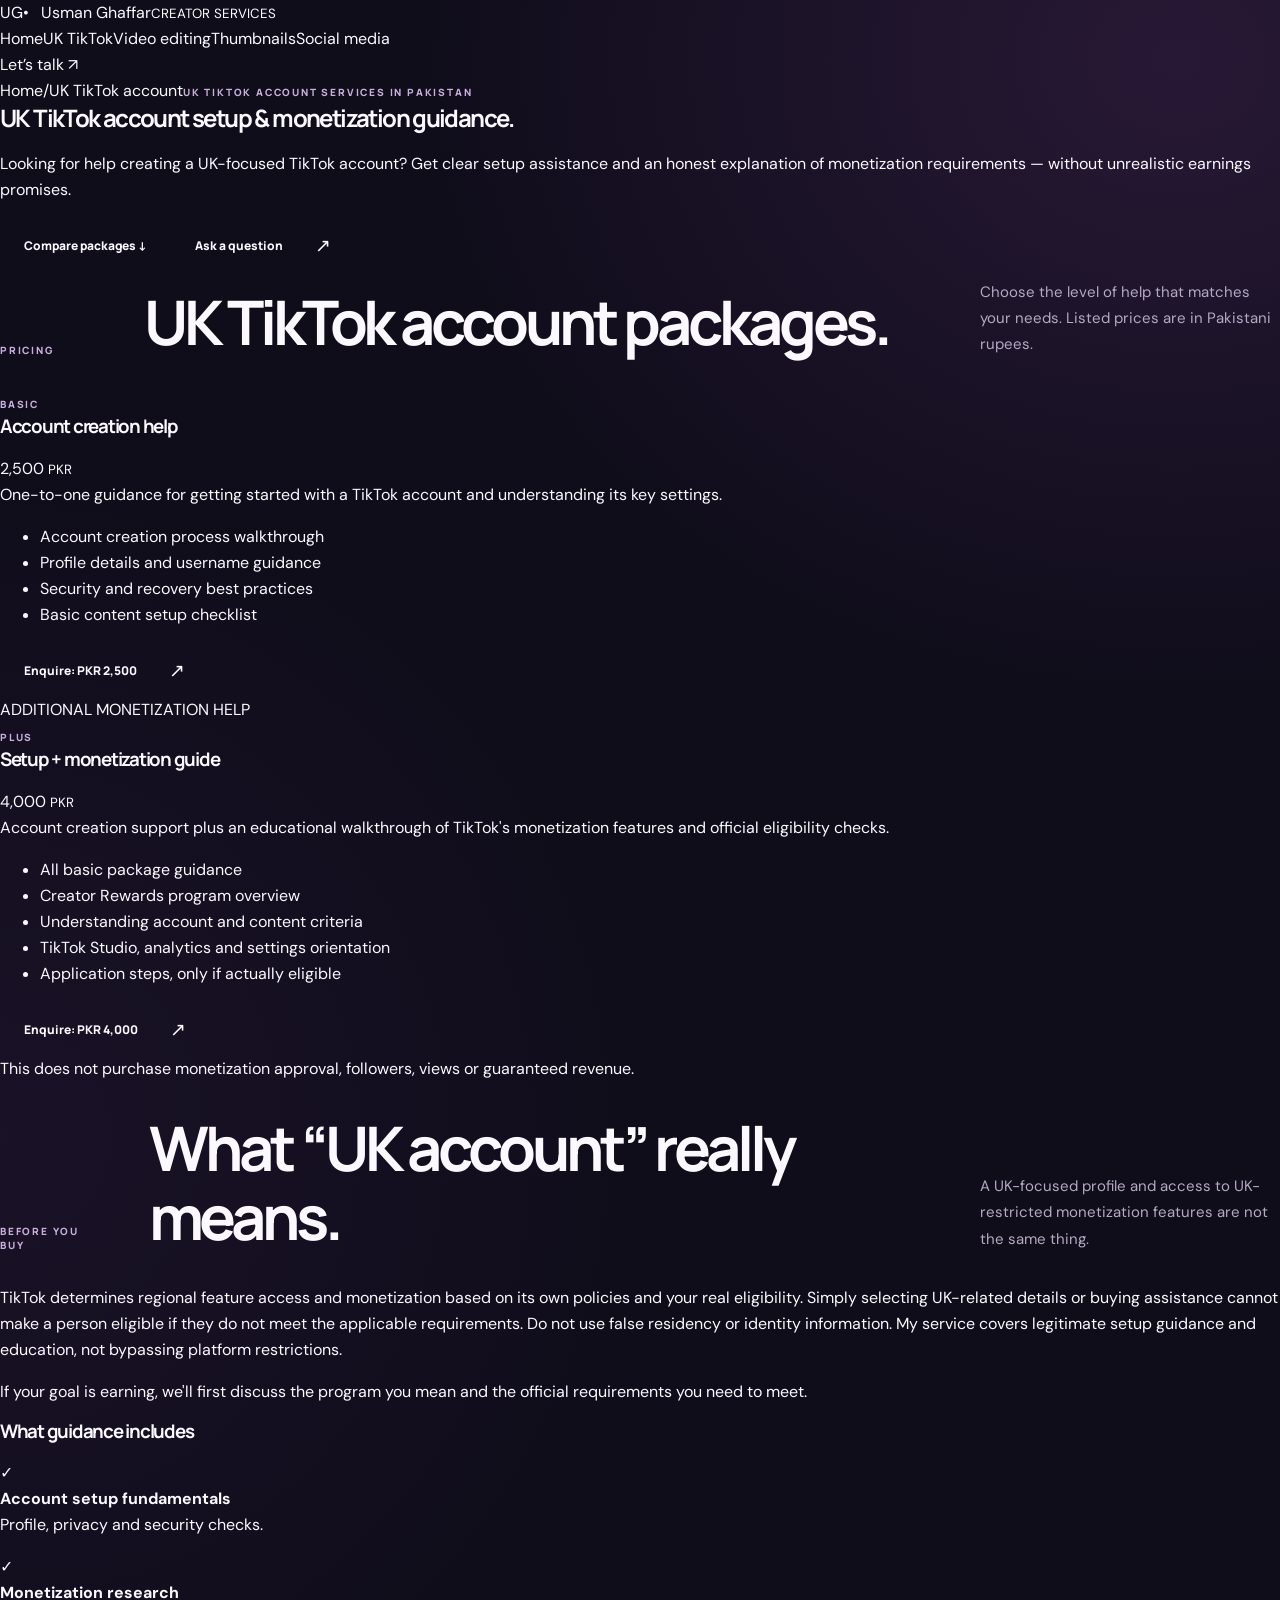
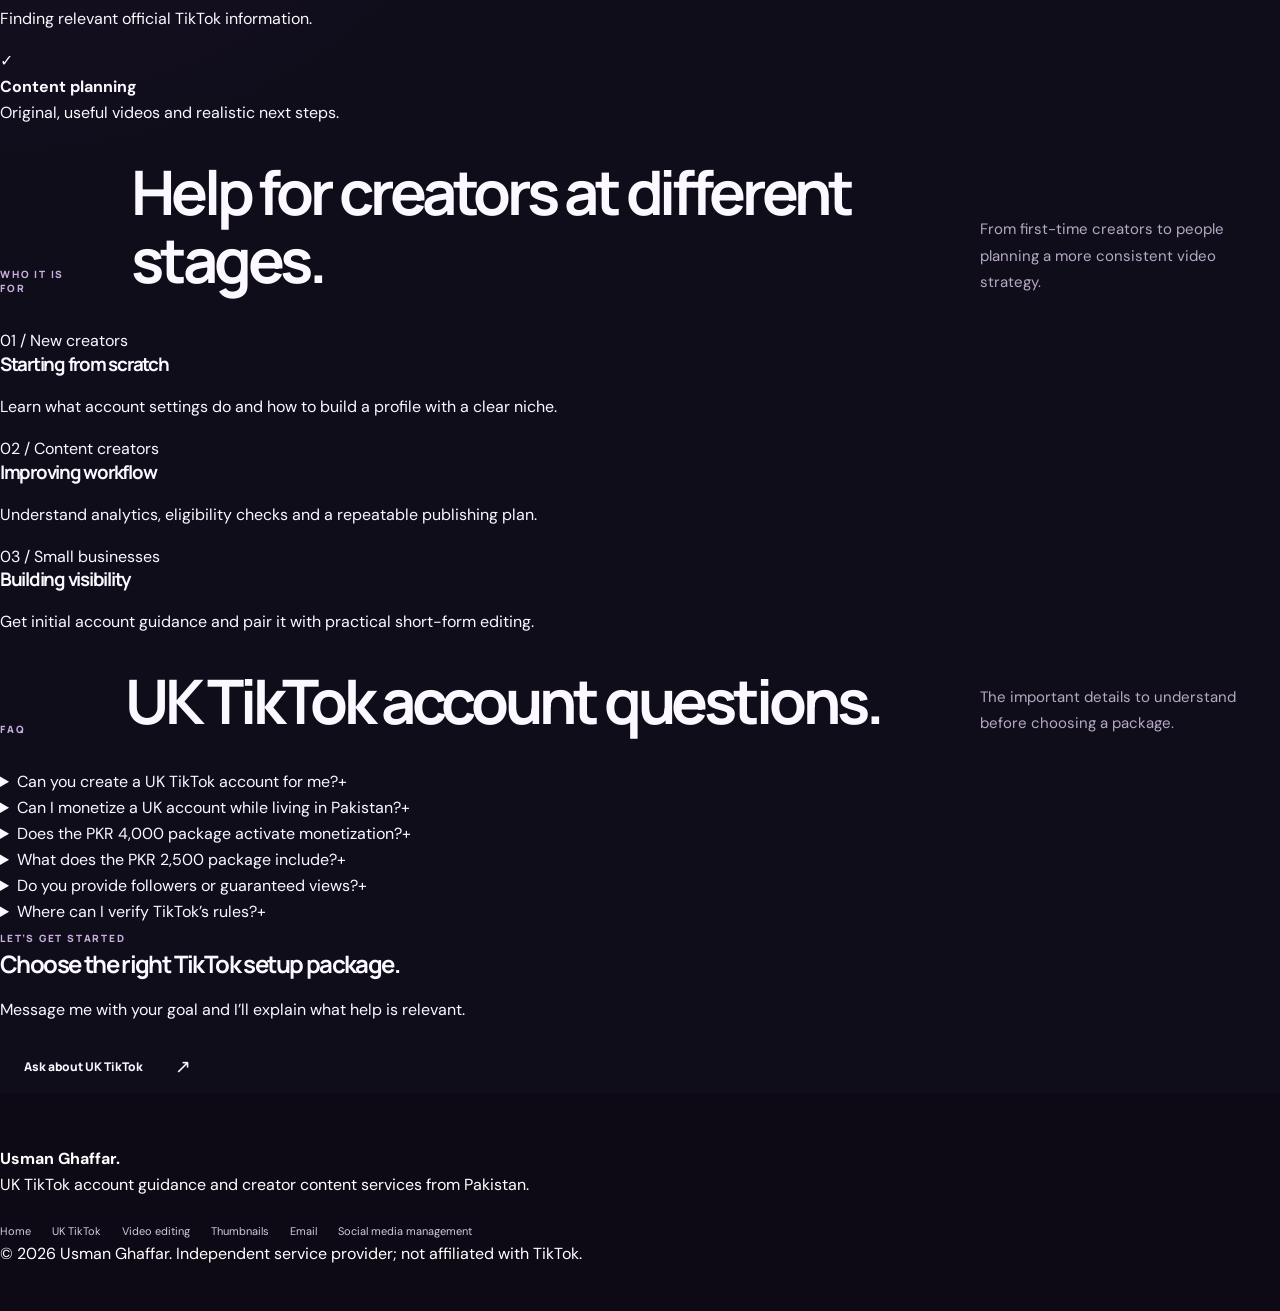
<file: uk-tiktok-account/index.html>
<!DOCTYPE html>
<html lang="en-PK"><head><meta charset="utf-8"/><meta content="width=device-width,initial-scale=1" name="viewport"/><title>UK TikTok Account Setup in Pakistan | PKR 2,500 &amp; 4,000 Packages</title><meta content="UK TikTok account creation guidance for PKR 2,500, or account setup with monetization eligibility help for PKR 4,000. Honest advice, WhatsApp enquiries." name="description"/><meta content="Usman Ghaffar" name="author"/><meta content="index,follow,max-image-preview:large" name="robots"/><meta content="google960a1017d7195455" name="google-site-verification"/><link href="https://usmanghaffarservices.vercel.app/uk-tiktok-account/" rel="canonical"/><link href="/favicon.ico" rel="icon" sizes="any"/><link href="/favicon-192x192.png" rel="icon" sizes="192x192" type="image/png"/><link href="/apple-touch-icon.png" rel="apple-touch-icon"/><meta content="#0c101d" name="theme-color"/><meta content="website" property="og:type"/><meta content="Usman Ghaffar Creator Services" property="og:site_name"/><meta content="en_PK" property="og:locale"/><meta content="https://usmanghaffarservices.vercel.app/uk-tiktok-account/" property="og:url"/><meta content="UK TikTok Account Setup in Pakistan | PKR 2,500 &amp; 4,000 Packages" property="og:title"/><meta content="UK TikTok account creation guidance for PKR 2,500, or account setup with monetization eligibility help for PKR 4,000. Honest advice, WhatsApp enquiries." property="og:description"/><meta content="https://usmanghaffarservices.vercel.app/assets/og-image.jpg" property="og:image"/><meta content="summary_large_image" name="twitter:card"/><meta content="UK TikTok Account Setup in Pakistan | PKR 2,500 &amp; 4,000 Packages" name="twitter:title"/><meta content="UK TikTok account creation guidance for PKR 2,500, or account setup with monetization eligibility help for PKR 4,000. Honest advice, WhatsApp enquiries." name="twitter:description"/><meta content="https://usmanghaffarservices.vercel.app/assets/og-image.jpg" name="twitter:image"/><link href="https://fonts.googleapis.com" rel="preconnect"/><link crossorigin="" href="https://fonts.gstatic.com" rel="preconnect"/><link href="https://fonts.googleapis.com/css2?family=DM+Sans:wght@400;500;600;700;800&amp;family=Manrope:wght@400;500;600;700;800&amp;display=swap" rel="stylesheet"/><link href="/styles.css" rel="stylesheet"/><script type="application/ld+json">{"@context":"https://schema.org","@graph":[{"@type":"WebSite","@id":"https://usmanghaffarservices.vercel.app/#website","name":"Usman Ghaffar | TikTok Creator Services","url":"https://usmanghaffarservices.vercel.app/"},{"@type":"Person","@id":"https://usmanghaffarservices.vercel.app/#usman","name":"Usman Ghaffar","url":"https://usmanghaffarservices.vercel.app/","jobTitle":"TikTok Account Setup & Content Editing Specialist","sameAs":["https://www.instagram.com/usmanghaffar33","https://www.tiktok.com/@mr.graphics6"]},{"@type":"ProfessionalService","@id":"https://usmanghaffarservices.vercel.app/#business","name":"Usman Ghaffar Creator Services","url":"https://usmanghaffarservices.vercel.app/","description":"UK TikTok account setup assistance, monetization guidance, short-form video editing and thumbnail services from Pakistan.","telephone":"+923419337117","email":"ghaffarusman967@gmail.com","address":{"@type":"PostalAddress","addressLocality":"Vehari","addressRegion":"Punjab","addressCountry":"PK"},"founder":{"@id":"https://usmanghaffarservices.vercel.app/#usman"},"areaServed":[{"@type":"Country","name":"Pakistan"}],"hasOfferCatalog":{"@type":"OfferCatalog","name":"Creator services","itemListElement":[{"@type":"Offer","name":"UK TikTok account setup assistance","price":"2500","priceCurrency":"PKR"},{"@type":"Offer","name":"UK TikTok setup with monetization guidance","price":"4000","priceCurrency":"PKR"},{"@type":"Offer","name":"Single short-form reel editing, up to 60 seconds","price":"1000","priceCurrency":"PKR","description":"One edited reel up to 60 seconds; complex requests quoted separately."},{"@type":"Offer","name":"30-day reel editing plan, per reel","price":"500","priceCurrency":"PKR","description":"50% off the standard PKR 1,000 reel. Per edited reel with an agreed 30-day recurring package; quantity and overall plan cost confirmed separately."},{"@type":"Offer","name":"Single custom thumbnail","price":"400","priceCurrency":"PKR"},{"@type":"Offer","name":"30-day thumbnail design plan, per thumbnail","price":"200","priceCurrency":"PKR","description":"50% off the standard PKR 400 thumbnail; per thumbnail within an agreed 30-day plan."},{"@type":"Service","name":"Social media management","description":"Custom-quoted social media content planning, reels, branded social posts, advertisement creative design and optional publishing coordination."}]}},{"@type":"WebPage","@id":"https://usmanghaffarservices.vercel.app/uk-tiktok-account/#webpage","url":"https://usmanghaffarservices.vercel.app/uk-tiktok-account/","name":"UK TikTok Account Setup in Pakistan | PKR 2,500 & 4,000 Packages","description":"UK TikTok account creation guidance for PKR 2,500, or account setup with monetization eligibility help for PKR 4,000. Honest advice, WhatsApp enquiries.","isPartOf":{"@type":"WebSite","@id":"https://usmanghaffarservices.vercel.app/#website","name":"Usman Ghaffar | TikTok Creator Services","url":"https://usmanghaffarservices.vercel.app/"},"about":{"@id":"https://usmanghaffarservices.vercel.app/#business"},"inLanguage":"en-PK"}]}</script></head><body><a class="skip-link" href="#main">Skip to content</a><header class="header"><div class="wrap nav"><a aria-label="Usman Ghaffar home" class="brand" href="/"><span class="brand-icon">UG<span>•</span></span><span class="brand-text">Usman Ghaffar<small>CREATOR SERVICES</small></span></a><nav aria-label="Main navigation" class="nav-links"><a href="/">Home</a><a href="/uk-tiktok-account/">UK TikTok</a><a href="/video-editing/">Video editing</a><a href="/thumbnails/">Thumbnails</a><a href="/social-media-management/">Social media</a></nav><a class="nav-cta" href="https://wa.me/923419337117?text=Hi%20Usman%2C%20I%20would%20like%20to%20ask%20about%20your%20creator%20services." rel="noopener noreferrer" target="_blank">Let’s talk <span aria-hidden="true">↗</span></a></div></header><main id="main"><section class="subhero"><div class="wrap"><a class="breadcrumb" href="/">Home</a><span class="crumb-arrow">/</span><span>UK TikTok account</span><div class="eyebrow">UK TIKTOK ACCOUNT SERVICES IN PAKISTAN</div><h1>UK TikTok account setup <span class="gradient-text">&amp; monetization guidance.</span></h1><p class="lead">Looking for help creating a UK-focused TikTok account? Get clear setup assistance and an honest explanation of monetization requirements — without unrealistic earnings promises.</p><div class="hero-ctas"><a class="btn btn-main" href="#packages">Compare packages ↓</a><a class="btn btn-outline" href="https://wa.me/923419337117?text=Hi%20Usman%2C%20I%20have%20a%20question%20about%20UK%20TikTok%20account%20setup." rel="noopener noreferrer" target="_blank">Ask a question <span aria-hidden="true">↗</span></a></div></div></section>
<section class="section" id="packages"><div class="wrap"><div class="section-heading"><div class="eyebrow">PRICING</div><h2>UK TikTok account packages.</h2><p>Choose the level of help that matches your needs. Listed prices are in Pakistani rupees.</p></div><div class="pricing-grid"><article class="price-card"><div class="price-head"><div><span class="eyebrow">BASIC</span><h3>Account creation help</h3></div><div class="price">2,500 <small>PKR</small></div></div><p>One-to-one guidance for getting started with a TikTok account and understanding its key settings.</p><ul class="check-list"><li>Account creation process walkthrough</li><li>Profile details and username guidance</li><li>Security and recovery best practices</li><li>Basic content setup checklist</li></ul><a class="btn btn-main" href="https://wa.me/923419337117?text=Hi%20Usman%2C%20I%20want%20the%20UK%20TikTok%20account%20creation%20package%20for%20PKR%202%2C500.%20Please%20share%20the%20process%20and%20requirements." rel="noopener noreferrer" target="_blank">Enquire: PKR 2,500 <span aria-hidden="true">↗</span></a></article><article class="price-card premium"><div class="recommend">ADDITIONAL MONETIZATION HELP</div><div class="price-head"><div><span class="eyebrow">PLUS</span><h3>Setup + monetization guide</h3></div><div class="price">4,000 <small>PKR</small></div></div><p>Account creation support plus an educational walkthrough of TikTok's monetization features and official eligibility checks.</p><ul class="check-list"><li>All basic package guidance</li><li>Creator Rewards program overview</li><li>Understanding account and content criteria</li><li>TikTok Studio, analytics and settings orientation</li><li>Application steps, only if actually eligible</li></ul><a class="btn btn-main" href="https://wa.me/923419337117?text=Hi%20Usman%2C%20I%20want%20the%20UK%20TikTok%20account%20setup%20%2B%20monetization%20guidance%20package%20for%20PKR%204%2C000.%20Please%20share%20details." rel="noopener noreferrer" target="_blank">Enquire: PKR 4,000 <span aria-hidden="true">↗</span></a><p class="fine-print">This does not purchase monetization approval, followers, views or guaranteed revenue.</p></article></div></div></section>
<section class="section tinted"><div class="wrap split"><div><div class="section-heading"><div class="eyebrow">BEFORE YOU BUY</div><h2>What “UK account” really means.</h2><p>A UK-focused profile and access to UK-restricted monetization features are not the same thing.</p></div><p class="body-copy">TikTok determines regional feature access and monetization based on its own policies and your real eligibility. Simply selecting UK-related details or buying assistance cannot make a person eligible if they do not meet the applicable requirements. Do not use false residency or identity information. My service covers legitimate setup guidance and education, not bypassing platform restrictions.</p><p class="body-copy">If your goal is earning, we'll first discuss the program you mean and the official requirements you need to meet.</p></div><div class="info-panel"><h3>What guidance includes</h3><div class="info-line"><span>✓</span><div><strong>Account setup fundamentals</strong><p>Profile, privacy and security checks.</p></div></div><div class="info-line"><span>✓</span><div><strong>Monetization research</strong><p>Finding relevant official TikTok information.</p></div></div><div class="info-line"><span>✓</span><div><strong>Content planning</strong><p>Original, useful videos and realistic next steps.</p></div></div></div></div></section>
<section class="section"><div class="wrap"><div class="section-heading"><div class="eyebrow">WHO IT IS FOR</div><h2>Help for creators at different stages.</h2><p>From first-time creators to people planning a more consistent video strategy.</p></div><div class="mini-grid"><div class="mini-card"><span>01 / New creators</span><h3>Starting from scratch</h3><p>Learn what account settings do and how to build a profile with a clear niche.</p></div><div class="mini-card"><span>02 / Content creators</span><h3>Improving workflow</h3><p>Understand analytics, eligibility checks and a repeatable publishing plan.</p></div><div class="mini-card"><span>03 / Small businesses</span><h3>Building visibility</h3><p>Get initial account guidance and pair it with practical short-form editing.</p></div></div></div></section>
<section class="section tinted" id="faq"><div class="wrap"><div class="section-heading"><div class="eyebrow">FAQ</div><h2>UK TikTok account questions.</h2><p>The important details to understand before choosing a package.</p></div> <div class="faq"><details><summary>Can you create a UK TikTok account for me?<span aria-hidden="true">+</span></summary><div class="faq-answer">I offer account creation assistance and help you understand setup steps. Whether TikTok recognizes an account as UK-based depends on its own criteria, not the package price.</div></details><details><summary>Can I monetize a UK account while living in Pakistan?<span aria-hidden="true">+</span></summary><div class="faq-answer">Eligibility is determined by the program and TikTok’s applicable country, residency, identity and other criteria. A UK-themed account alone does not grant monetization access.</div></details><details><summary>Does the PKR 4,000 package activate monetization?<span aria-hidden="true">+</span></summary><div class="faq-answer">No. The additional PKR 1,500 covers guidance on eligibility, tools and the application process where you qualify. It does not provide guaranteed enrollment or earnings.</div></details><details><summary>What does the PKR 2,500 package include?<span aria-hidden="true">+</span></summary><div class="faq-answer">Guidance for initial account setup, profile basics, security recommendations and a getting-started checklist.</div></details><details><summary>Do you provide followers or guaranteed views?<span aria-hidden="true">+</span></summary><div class="faq-answer">No. I do not sell artificial engagement or promise performance outcomes.</div></details><details><summary>Where can I verify TikTok’s rules?<span aria-hidden="true">+</span></summary><div class="faq-answer">Review the <a href="https://support.tiktok.com/en/search?searchTerm=Creator%20Rewards%20Program" rel="noopener noreferrer" target="_blank">official TikTok support information for Creator Rewards</a>; requirements can change and differ by country.</div></details></div></div></section>
<section class="cta-section"><div class="wrap cta-inner"><div><span class="eyebrow">LET’S GET STARTED</span><h2>Choose the right TikTok setup package.</h2><p>Message me with your goal and I’ll explain what help is relevant.</p></div><a class="btn btn-main" href="https://wa.me/923419337117?text=Hi%20Usman%2C%20I%20want%20the%20UK%20TikTok%20account%20creation%20package%20for%20PKR%202%2C500.%20Please%20share%20the%20process%20and%20requirements." rel="noopener noreferrer" target="_blank">Ask about UK TikTok <span aria-hidden="true">↗</span></a></div></section></main><footer class="footer"><div class="wrap footer-inner"><div><strong>Usman Ghaffar.</strong><p>UK TikTok account guidance and creator content services from Pakistan.</p></div><div class="footer-links"><a href="/">Home</a><a href="/uk-tiktok-account/">UK TikTok</a><a href="/video-editing/">Video editing</a><a href="/thumbnails/">Thumbnails</a><a href="mailto:ghaffarusman967@gmail.com">Email</a><a href="/social-media-management/">Social media management</a></div><p class="copyright">© 2026 Usman Ghaffar. Independent service provider; not affiliated with TikTok.</p></div></footer></body></html>
</file>
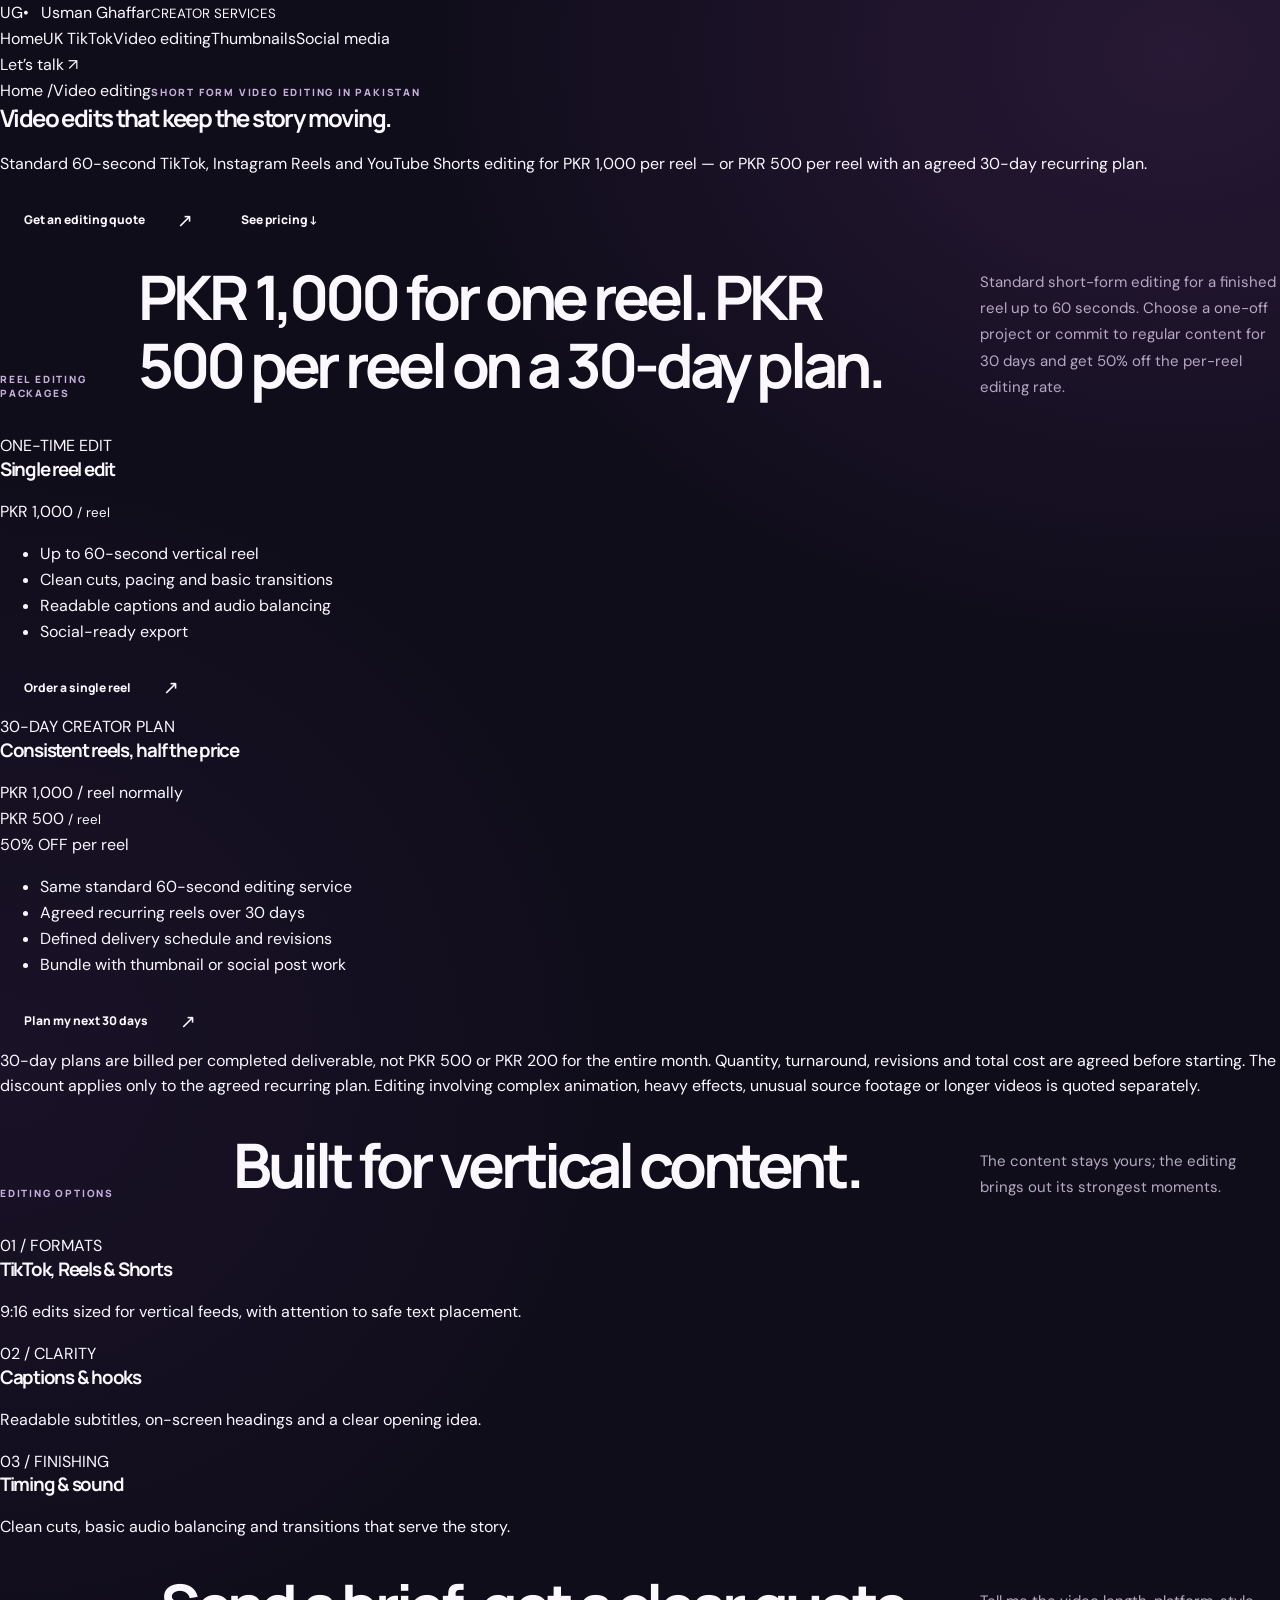
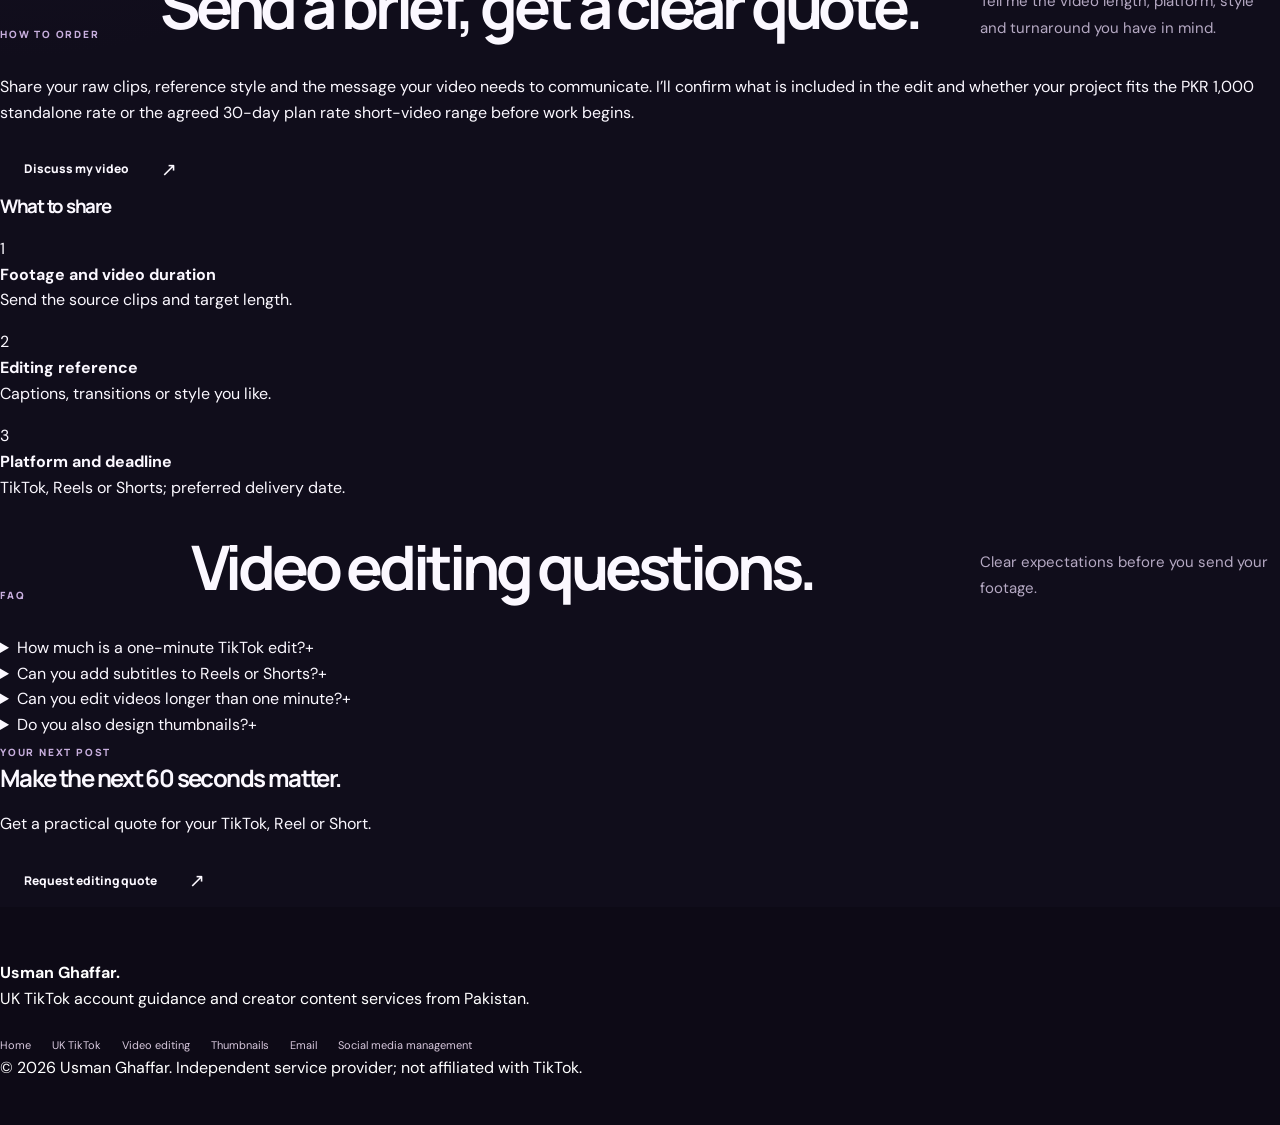
<file: video-editing/index.html>
<!DOCTYPE html>
<html lang="en-PK"><head><meta charset="utf-8"/><meta content="width=device-width,initial-scale=1" name="viewport"/><title>Reel Editing Pakistan | PKR 1,000 per Reel, 30-Day Plans PKR 500 – Usman Ghaffar</title><meta content="Reel editing in Pakistan: PKR 1,000 per 1-minute reel, or PKR 500 per reel (50% off) with an agreed 30-day plan. TikTok, Instagram Reels and Shorts." name="description"/><meta content="Usman Ghaffar" name="author"/><meta content="index,follow,max-image-preview:large" name="robots"/><meta content="google960a1017d7195455" name="google-site-verification"/><link href="https://usmanghaffarservices.vercel.app/video-editing/" rel="canonical"/><link href="/favicon.ico" rel="icon" sizes="any"/><link href="/favicon-192x192.png" rel="icon" sizes="192x192" type="image/png"/><link href="/apple-touch-icon.png" rel="apple-touch-icon"/><meta content="#0c101d" name="theme-color"/><meta content="website" property="og:type"/><meta content="Usman Ghaffar Creator Services" property="og:site_name"/><meta content="en_PK" property="og:locale"/><meta content="https://usmanghaffarservices.vercel.app/video-editing/" property="og:url"/><meta content="Reel Editing Pakistan | PKR 1,000 per Reel, 30-Day Plans PKR 500 – Usman Ghaffar" property="og:title"/><meta content="Reel editing in Pakistan: PKR 1,000 per 1-minute reel, or PKR 500 per reel (50% off) with an agreed 30-day plan. TikTok, Instagram Reels and Shorts." property="og:description"/><meta content="https://usmanghaffarservices.vercel.app/assets/og-image.jpg" property="og:image"/><meta content="summary_large_image" name="twitter:card"/><meta content="Reel Editing Pakistan | PKR 1,000 per Reel, 30-Day Plans PKR 500 – Usman Ghaffar" name="twitter:title"/><meta content="Reel editing in Pakistan: PKR 1,000 per 1-minute reel, or PKR 500 per reel (50% off) with an agreed 30-day plan. TikTok, Instagram Reels and Shorts." name="twitter:description"/><meta content="https://usmanghaffarservices.vercel.app/assets/og-image.jpg" name="twitter:image"/><link href="https://fonts.googleapis.com" rel="preconnect"/><link crossorigin="" href="https://fonts.gstatic.com" rel="preconnect"/><link href="https://fonts.googleapis.com/css2?family=DM+Sans:wght@400;500;600;700;800&amp;family=Manrope:wght@400;500;600;700;800&amp;display=swap" rel="stylesheet"/><link href="/styles.css" rel="stylesheet"/><script type="application/ld+json">{"@context":"https://schema.org","@graph":[{"@type":"WebSite","@id":"https://usmanghaffarservices.vercel.app/#website","name":"Usman Ghaffar | TikTok Creator Services","url":"https://usmanghaffarservices.vercel.app/"},{"@type":"Person","@id":"https://usmanghaffarservices.vercel.app/#usman","name":"Usman Ghaffar","url":"https://usmanghaffarservices.vercel.app/","jobTitle":"TikTok Account Setup & Content Editing Specialist","sameAs":["https://www.instagram.com/usmanghaffar33","https://www.tiktok.com/@mr.graphics6"]},{"@type":"ProfessionalService","@id":"https://usmanghaffarservices.vercel.app/#business","name":"Usman Ghaffar Creator Services","url":"https://usmanghaffarservices.vercel.app/","description":"UK TikTok account setup assistance, monetization guidance, short-form video editing and thumbnail services from Pakistan.","telephone":"+923419337117","email":"ghaffarusman967@gmail.com","address":{"@type":"PostalAddress","addressLocality":"Vehari","addressRegion":"Punjab","addressCountry":"PK"},"founder":{"@id":"https://usmanghaffarservices.vercel.app/#usman"},"areaServed":[{"@type":"Country","name":"Pakistan"}],"hasOfferCatalog":{"@type":"OfferCatalog","name":"Creator services","itemListElement":[{"@type":"Offer","name":"UK TikTok account setup assistance","price":"2500","priceCurrency":"PKR"},{"@type":"Offer","name":"UK TikTok setup with monetization guidance","price":"4000","priceCurrency":"PKR"},{"@type":"Offer","name":"Single short-form reel editing, up to 60 seconds","price":"1000","priceCurrency":"PKR","description":"One edited reel up to 60 seconds; complex requests quoted separately."},{"@type":"Offer","name":"30-day reel editing plan, per reel","price":"500","priceCurrency":"PKR","description":"50% off the standard PKR 1,000 reel. Per edited reel with an agreed 30-day recurring package; quantity and overall plan cost confirmed separately."},{"@type":"Offer","name":"Single custom thumbnail","price":"400","priceCurrency":"PKR"},{"@type":"Offer","name":"30-day thumbnail design plan, per thumbnail","price":"200","priceCurrency":"PKR","description":"50% off the standard PKR 400 thumbnail; per thumbnail within an agreed 30-day plan."},{"@type":"Service","name":"Social media management","description":"Custom-quoted social media content planning, reels, branded social posts, advertisement creative design and optional publishing coordination."}]}},{"@type":"WebPage","@id":"https://usmanghaffarservices.vercel.app/video-editing/#webpage","url":"https://usmanghaffarservices.vercel.app/video-editing/","name":"TikTok & Reels Video Editing Pakistan | PKR 500–1,500 – Usman Ghaffar","description":"Short-form TikTok, Instagram Reels and YouTube Shorts video editing from PKR 500 to 1,500 per video up to 1 minute. Ask for a WhatsApp quote.","isPartOf":{"@type":"WebSite","@id":"https://usmanghaffarservices.vercel.app/#website","name":"Usman Ghaffar | TikTok Creator Services","url":"https://usmanghaffarservices.vercel.app/"},"about":{"@id":"https://usmanghaffarservices.vercel.app/#business"},"inLanguage":"en-PK"}]}</script></head><body><a class="skip-link" href="#main">Skip to content</a><header class="header"><div class="wrap nav"><a aria-label="Usman Ghaffar home" class="brand" href="/"><span class="brand-icon">UG<span>•</span></span><span class="brand-text">Usman Ghaffar<small>CREATOR SERVICES</small></span></a><nav aria-label="Main navigation" class="nav-links"><a href="/">Home</a><a href="/uk-tiktok-account/">UK TikTok</a><a href="/video-editing/">Video editing</a><a href="/thumbnails/">Thumbnails</a><a href="/social-media-management/">Social media</a></nav><a class="nav-cta" href="https://wa.me/923419337117?text=Hi%20Usman%2C%20I%20would%20like%20to%20ask%20about%20your%20creator%20services." rel="noopener noreferrer" target="_blank">Let’s talk <span aria-hidden="true">↗</span></a></div></header><main id="main"><section class="subhero"><div class="wrap"><a class="breadcrumb" href="/">Home</a> <span class="crumb-arrow">/</span><span>Video editing</span><div class="eyebrow">SHORT FORM VIDEO EDITING IN PAKISTAN</div><h1>Video edits that keep <span class="gradient-text">the story moving.</span></h1><p class="lead">Standard 60-second TikTok, Instagram Reels and YouTube Shorts editing for PKR 1,000 per reel — or PKR 500 per reel with an agreed 30-day recurring plan.</p><div class="hero-ctas"><a class="btn btn-main" href="https://wa.me/923419337117?text=Hi%20Usman%2C%20I%20need%20a%20short-form%20video%20edited.%20Please%20share%20a%20quote%20%28PKR%20500%E2%80%931%2C500%29." rel="noopener noreferrer" target="_blank">Get an editing quote <span aria-hidden="true">↗</span></a><a class="btn btn-outline" href="#pricing">See pricing ↓</a></div></div></section>
<section class="section" id="pricing"><div class="wrap"><div class="section-heading"><div class="eyebrow">REEL EDITING PACKAGES</div><h2>PKR 1,000 for one reel. PKR 500 per reel on a 30-day plan.</h2><p>Standard short-form editing for a finished reel up to 60 seconds. Choose a one-off project or commit to regular content for 30 days and get 50% off the per-reel editing rate.</p></div><div class="deal-grid"><article class="deal-card"><span class="pill">ONE-TIME EDIT</span><h3>Single reel edit</h3><div class="deal-new">PKR 1,000 <small>/ reel</small></div><ul class="check-list"><li>Up to 60-second vertical reel</li><li>Clean cuts, pacing and basic transitions</li><li>Readable captions and audio balancing</li><li>Social-ready export</li></ul><a class="btn btn-main" href="https://wa.me/923419337117?text=Hi%20Usman%2C%20I%20want%20one%20standard%20reel%20edited%20up%20to%2060%20seconds%20for%20PKR%201%2C000.%20Please%20confirm%20my%20footage%2C%20requirements%20and%20delivery." rel="noopener noreferrer" target="_blank">Order a single reel <span aria-hidden="true">↗</span></a></article><article class="deal-card highlighted"><span class="pill">30-DAY CREATOR PLAN</span><h3>Consistent reels, half the price</h3><div class="deal-regular">PKR 1,000 / reel normally</div><div class="deal-new">PKR 500 <small>/ reel</small></div><span class="discount">50% OFF per reel</span><ul class="check-list"><li>Same standard 60-second editing service</li><li>Agreed recurring reels over 30 days</li><li>Defined delivery schedule and revisions</li><li>Bundle with thumbnail or social post work</li></ul><a class="btn btn-main" href="https://wa.me/923419337117?text=Hi%20Usman%2C%20I%20want%20the%2030-day%20reel%20editing%20plan%20for%20PKR%20500%20per%20reel.%20Please%20help%20define%20the%20number%20of%20reels%2C%20delivery%20schedule%20and%20total%20package%20price." rel="noopener noreferrer" target="_blank">Plan my next 30 days <span aria-hidden="true">↗</span></a></article></div><p class="package-disclaimer">30-day plans are billed per completed deliverable, not PKR 500 or PKR 200 for the entire month. Quantity, turnaround, revisions and total cost are agreed before starting. The discount applies only to the agreed recurring plan. Editing involving complex animation, heavy effects, unusual source footage or longer videos is quoted separately.</p></div></section>
<section class="section tinted"><div class="wrap"><div class="section-heading"><div class="eyebrow">EDITING OPTIONS</div><h2>Built for vertical content.</h2><p>The content stays yours; the editing brings out its strongest moments.</p></div><div class="mini-grid"><div class="mini-card"><span>01 / FORMATS</span><h3>TikTok, Reels &amp; Shorts</h3><p>9:16 edits sized for vertical feeds, with attention to safe text placement.</p></div><div class="mini-card"><span>02 / CLARITY</span><h3>Captions &amp; hooks</h3><p>Readable subtitles, on-screen headings and a clear opening idea.</p></div><div class="mini-card"><span>03 / FINISHING</span><h3>Timing &amp; sound</h3><p>Clean cuts, basic audio balancing and transitions that serve the story.</p></div></div></div></section>
<section class="section"><div class="wrap split"><div><div class="section-heading"><div class="eyebrow">HOW TO ORDER</div><h2>Send a brief, get a clear quote.</h2><p>Tell me the video length, platform, style and turnaround you have in mind.</p></div><p class="body-copy">Share your raw clips, reference style and the message your video needs to communicate. I’ll confirm what is included in the edit and whether your project fits the PKR 1,000 standalone rate or the agreed 30-day plan rate short-video range before work begins.</p><a class="btn btn-main" href="https://wa.me/923419337117?text=Hi%20Usman%2C%20I%20need%20a%20short-form%20video%20edited.%20Please%20share%20a%20quote%20%28PKR%20500%E2%80%931%2C500%29." rel="noopener noreferrer" target="_blank">Discuss my video <span aria-hidden="true">↗</span></a></div><div class="info-panel"><h3>What to share</h3><div class="info-line"><span>1</span><div><strong>Footage and video duration</strong><p>Send the source clips and target length.</p></div></div><div class="info-line"><span>2</span><div><strong>Editing reference</strong><p>Captions, transitions or style you like.</p></div></div><div class="info-line"><span>3</span><div><strong>Platform and deadline</strong><p>TikTok, Reels or Shorts; preferred delivery date.</p></div></div></div></div></section>
<section class="section tinted"><div class="wrap"><div class="section-heading"><div class="eyebrow">FAQ</div><h2>Video editing questions.</h2><p>Clear expectations before you send your footage.</p></div><div class="faq"><details><summary>How much is a one-minute TikTok edit?<span aria-hidden="true">+</span></summary><div class="faq-answer">A standard one-minute reel edit is PKR 1,000 if ordered individually. For an agreed 30-day recurring editing plan, the rate is PKR 500 per reel — 50% off. Complexity beyond standard editing is quoted separately.</div></details><details><summary>Can you add subtitles to Reels or Shorts?<span aria-hidden="true">+</span></summary><div class="faq-answer">Yes, caption styling can be part of the quote. Please share your preferred language and examples.</div></details><details><summary>Can you edit videos longer than one minute?<span aria-hidden="true">+</span></summary><div class="faq-answer">Yes, subject to your requirements. Longer edits are priced separately after reviewing the footage.</div></details><details><summary>Do you also design thumbnails?<span aria-hidden="true">+</span></summary><div class="faq-answer">Yes. A standalone thumbnail is PKR 400, or PKR 200 per thumbnail on an agreed 30-day package. See the <a href="/thumbnails/">thumbnail service</a>.</div></details></div></div></section><section class="cta-section"><div class="wrap cta-inner"><div><span class="eyebrow">YOUR NEXT POST</span><h2>Make the next 60 seconds matter.</h2><p>Get a practical quote for your TikTok, Reel or Short.</p></div><a class="btn btn-main" href="https://wa.me/923419337117?text=Hi%20Usman%2C%20I%20need%20a%20short-form%20video%20edited.%20Please%20share%20a%20quote%20%28PKR%20500%E2%80%931%2C500%29." rel="noopener noreferrer" target="_blank">Request editing quote <span aria-hidden="true">↗</span></a></div></section></main><footer class="footer"><div class="wrap footer-inner"><div><strong>Usman Ghaffar.</strong><p>UK TikTok account guidance and creator content services from Pakistan.</p></div><div class="footer-links"><a href="/">Home</a><a href="/uk-tiktok-account/">UK TikTok</a><a href="/video-editing/">Video editing</a><a href="/thumbnails/">Thumbnails</a><a href="mailto:ghaffarusman967@gmail.com">Email</a><a href="/social-media-management/">Social media management</a></div><p class="copyright">© 2026 Usman Ghaffar. Independent service provider; not affiliated with TikTok.</p></div></footer></body></html>
</file>
<file: styles.css>
:root{--bg:#f5f3ed;--paper:#fffefa;--ink:#181d1c;--muted:#666b68;--line:#d9dcd5;--accent:#dc573b;--accent-dark:#b83f29;--sage:#dce4d9;--shadow:0 24px 65px rgba(20,31,29,.09);--shell:1210px}*{box-sizing:border-box}html{scroll-behavior:smooth;scroll-padding-top:95px}body{margin:0;min-width:320px;background:var(--bg);color:var(--ink);font:400 16px/1.62 'DM Sans',sans-serif;overflow-x:hidden;-webkit-font-smoothing:antialiased}body.menu-open{overflow:hidden}a{color:inherit;text-decoration:none}button{font:inherit}img{max-width:100%;display:block}h1,h2,h3,p{margin-top:0}h1,h2,h3{font-family:Manrope,sans-serif;letter-spacing:-.067em;line-height:1.13}em{font-family:'Instrument Serif',serif;font-size:1.14em;font-weight:400;letter-spacing:-.035em}a:focus-visible,button:focus-visible{outline:3px solid var(--accent);outline-offset:4px}[hidden]{display:none!important}::selection{background:#f5b49f;color:#111}.shell{width:min(var(--shell),calc(100% - 80px));margin:0 auto}.skip-link{position:fixed;z-index:500;top:-70px;left:16px;padding:12px 20px;background:var(--ink);color:#fff}.skip-link:focus{top:10px}.reading-progress{position:fixed;top:0;left:0;width:100%;height:3px;transform:scaleX(0);transform-origin:left;background:var(--accent);z-index:150;pointer-events:none}.site-header{position:sticky;top:0;z-index:100;background:rgba(245,243,237,.94);border-bottom:1px solid rgba(18,25,23,.09);backdrop-filter:blur(16px);-webkit-backdrop-filter:blur(16px);transition:box-shadow .3s}body.scrolled .site-header{box-shadow:0 6px 24px rgba(20,25,21,.055)}.header-inner{display:flex;align-items:center;gap:32px;min-height:90px}.brand{display:flex;align-items:center;gap:12px;min-width:max-content}.brand-symbol{width:43px;height:43px;border-radius:50%;display:grid;place-items:center;background:var(--ink);color:var(--paper);font:800 25px/1 Manrope,sans-serif;letter-spacing:-.12em;padding-right:5px}.brand-symbol span,.footer-name span{color:var(--accent)}.brand-wordmark{font:800 14px/1.15 Manrope,sans-serif;letter-spacing:-.045em;text-transform:capitalize}.brand-wordmark small{display:block;margin-top:5px;font:700 8px/1.2 'DM Sans',sans-serif;letter-spacing:.21em;color:#8a8a82}.desktop-nav{margin-left:auto;display:flex;align-items:center;gap:clamp(14px,2.1vw,29px)}.desktop-nav a{font-size:12px;font-weight:700;color:#515550;white-space:nowrap;transition:color .2s}.desktop-nav a:hover,.desktop-nav a.active{color:var(--accent-dark)}.header-contact{display:flex;align-items:center;gap:13px;padding:11px 19px;background:var(--ink);color:#fff;border-radius:100px;font-size:12px;font-weight:700;white-space:nowrap;transition:background .2s,transform .2s}.header-contact:hover,.btn-dark:hover{background:var(--accent-dark);transform:translateY(-2px)}.header-contact span{font-size:17px}.menu-button,.mobile-menu{display:none}.eyebrow{display:inline-flex;align-items:center;gap:9px;font:800 10px/1.4 Manrope,sans-serif;letter-spacing:.18em;color:#626b64}.mini-square{width:9px;height:9px;background:var(--accent);transform:rotate(45deg)}.hero{min-height:640px;position:relative;display:grid;grid-template-columns:1.04fr .96fr;align-items:center;gap:6%;padding-top:68px;padding-bottom:74px}.hero-copy{padding-bottom:28px}.hero h1{font-size:clamp(4rem,7.1vw,7.65rem);line-height:1.04;font-weight:800;letter-spacing:-.09em;margin:35px 0 25px;white-space:nowrap}.hero h1 em{color:var(--accent);font-weight:400}.hero-lead{max-width:455px;font-size:17px;line-height:1.75;color:#5b625d;margin:0 0 30px}.hero-buttons{display:flex;align-items:center;gap:28px;flex-wrap:wrap}.btn{display:inline-flex;align-items:center;justify-content:center;gap:32px;min-height:54px;padding:14px 24px;font:800 12px Manrope,sans-serif;border-radius:4px;transition:transform .25s,background .25s,color .25s}.btn span{font-size:19px;font-weight:400}.btn-dark{background:var(--ink);color:#fff}.text-link,.under-link{font:800 12px Manrope,sans-serif;border-bottom:1px solid currentColor;padding-bottom:4px;transition:color .2s}.text-link:hover,.under-link:hover{color:var(--accent-dark)}.text-link span{margin-left:10px}.hero-caption{display:flex;align-items:center;gap:16px;color:#626963;font-size:12px;margin-top:60px}.caption-line{width:32px;height:1px;background:var(--accent)}.hero-caption strong{color:var(--ink)}.hero-media{position:relative;margin:5px 15px 10px 0;isolation:isolate}.hero-media:before{content:'';position:absolute;inset:9% -6% -4% 8%;background:var(--sage);border-radius:48% 48% 5px 5px;transform:rotate(6deg);z-index:-1}.hero-photo-wrap{position:relative;max-width:480px;height:520px;overflow:hidden;border-radius:245px 245px 7px 7px;background:#25282a}.hero-photo{width:100%;height:100%;object-fit:cover;object-position:center 22%;filter:saturate(.82) contrast(1.035);transition:transform 1s cubic-bezier(.2,.7,.2,1)}.hero-photo-wrap:hover img{transform:scale(1.035)}.hero-photo-index{position:absolute;bottom:-30px;left:0;font:800 10px Manrope,sans-serif;letter-spacing:.16em}.hero-stamp{position:absolute;right:-53px;bottom:47px;width:127px;height:127px;border-radius:50%;background:var(--accent);color:#fff;display:flex;flex-direction:column;align-items:center;justify-content:center;transform:rotate(13deg);box-shadow:var(--shadow);animation:stampFloat 5s ease-in-out infinite}.hero-stamp strong{font:800 39px/.95 Manrope,sans-serif;letter-spacing:-.1em}.hero-stamp span{font:700 8px/1.9 Manrope,sans-serif;letter-spacing:.13em}.hero-bottom{position:absolute;bottom:22px;left:0;display:flex;align-items:center;gap:12px;font:800 10px Manrope,sans-serif;letter-spacing:.16em;color:#8b9088}.down-mark{color:var(--accent);font-size:20px}.service-ticker{overflow:hidden;background:var(--ink);color:#f5f2e9;padding:16px 0;white-space:nowrap}.ticker-track{width:max-content;animation:ticker 34s linear infinite;font:800 12px Manrope,sans-serif;letter-spacing:.18em}.ticker-track span{color:#dc765c;margin:0 44px}.services{padding:112px 0 124px}.section-heading{display:flex;justify-content:space-between;align-items:end;gap:50px;margin-bottom:48px}.section-heading h2,.rates h2,.contact-section h2{font-size:clamp(2.8rem,5.25vw,5.75rem);line-height:1.12;margin:16px 0 0}.section-heading h2 em,.rates h2 em{color:var(--accent)}.section-heading p{font-size:15px;line-height:1.75;max-width:300px;margin:0;color:#70756f}.services-layout{display:grid;grid-template-columns:repeat(2,minmax(0,1fr));gap:72px 30px}.service-panel{min-width:0;scroll-margin-top:115px}.service-secondary{transform:translateY(55px)}.service-picture{display:block;position:relative;overflow:hidden;aspect-ratio:1.43;border-radius:5px;background:#e4e8e1;box-shadow:0 2px 9px #161c1c0a}.service-picture img{width:100%;height:100%;object-fit:cover;transition:transform .65s cubic-bezier(.2,.75,.25,1)}.service-panel:hover .service-picture img,.service-picture:focus-visible img{transform:scale(1.055)}.image-link{position:absolute;right:21px;bottom:20px;display:grid;place-items:center;width:48px;height:48px;border-radius:50%;background:#fff;font-size:23px;box-shadow:0 6px 30px #0002;transition:background .2s,color .2s,transform .2s}.service-panel:hover .image-link{background:var(--accent);color:#fff;transform:rotate(45deg)}.service-details{padding:24px 2px 0}.service-number,.rate-index{font:800 10px Manrope,sans-serif;color:#798078;letter-spacing:.14em}.service-details h3{font-size:clamp(1.9rem,3vw,2.95rem);line-height:1.13;margin:17px 0 13px}.service-details p{font-size:14px;color:#747870;max-width:400px;margin-bottom:24px}.service-bottom{display:flex;align-items:center;justify-content:space-between;flex-wrap:wrap;gap:12px;border-top:1px solid var(--line);padding-top:19px;font-size:13px;color:#6a706a}.service-bottom strong{color:var(--ink)}.rates{background:#e8ece5;padding:105px 0 70px;scroll-margin-top:82px}.rates-inner{display:grid;grid-template-columns:.73fr 1.27fr;gap:10%;align-items:start}.rates-intro{position:sticky;top:125px}.rates h2{margin:18px 0 24px}.rates-intro>p{max-width:320px;color:#656d65}.rates-detail{margin-top:35px;max-width:350px;border-left:2px solid var(--accent);padding-left:17px;font-size:12px;color:#646e65;line-height:1.7}.rate-list{border-top:1px solid #b9c2b8}.rate-row{display:flex;justify-content:space-between;align-items:center;gap:25px;padding:27px 0;border-bottom:1px solid #b9c2b8;transition:padding .25s}.rate-row:hover{padding-left:10px}.rate-index{display:block;margin-bottom:8px}.rate-row h3{font-size:19px;letter-spacing:-.04em;margin:0 0 7px}.rate-row p{font-size:12px;color:#687168;margin:0;line-height:1.5}.rate-right{display:flex;align-items:center;gap:16px;white-space:nowrap}.rate-right strong{font:800 16px Manrope,sans-serif}.rate-right strong span{font:500 11px 'DM Sans',sans-serif}.rate-right a{display:grid;place-items:center;width:42px;height:42px;background:var(--paper);border:1px solid #ccd2cb;border-radius:50%;font-size:19px;transition:background .2s,color .2s}.rate-right a:hover{background:var(--ink);color:#fff}.rate-tag{vertical-align:middle;display:inline-block;font:800 9px Manrope,sans-serif;color:#476e52;background:#d1dfd0;padding:5px 7px;border-radius:3px;margin-left:6px;letter-spacing:0}.pricing-note{font-size:11px;max-width:1200px;color:#737c74;margin-top:52px;line-height:1.8}.approach{padding:106px 0 118px}.steps{display:grid;grid-template-columns:repeat(3,1fr);border-top:1px solid var(--line)}.step{display:flex;gap:19px;align-items:start;padding:28px 28px 0 0}.step+.step{border-left:1px solid var(--line);padding-left:28px}.step>span{color:var(--accent);font:800 17px Manrope,sans-serif}.step h3{font-size:19px;letter-spacing:-.045em;margin:0 0 8px}.step p{font-size:13px;color:#747a75;margin:0}.contact-section{background:var(--accent);color:#fff;overflow:hidden;scroll-margin-top:90px}.contact-inner{position:relative;min-height:360px;padding:75px 0 78px;display:flex;align-items:end;justify-content:space-between;gap:40px}.contact-section .eyebrow{color:#ffe2d7}.contact-section h2{font-size:clamp(3.5rem,6.7vw,7.2rem);line-height:1.02;margin:16px 0 20px}.contact-section h2 em{color:#ffebd6}.contact-section p{font-size:15px;color:#ffe4db}.contact-action{display:flex;flex-direction:column;align-items:flex-start;gap:18px;position:relative;z-index:2;padding-bottom:18px}.btn-cream{background:var(--paper);color:var(--ink);white-space:nowrap}.btn-cream:hover{background:var(--ink);color:#fff;transform:translateY(-3px)}.contact-email{font-size:13px;color:#fff;border-bottom:1px solid #ffcfbf}.contact-deco{position:absolute;font-size:490px;line-height:1;right:20%;top:-135px;color:#ffffff15;pointer-events:none;transform:rotate(15deg)}.footer{background:#171d1b;color:#fff;padding:53px 0 28px}.footer-top{display:flex;justify-content:space-between;gap:40px;align-items:start}.footer-name{font:800 28px Manrope,sans-serif;letter-spacing:-.075em}.footer-top p{margin:4px 0 0;font-size:12px;color:#aab0a9}.footer-links{display:flex;gap:21px;flex-wrap:wrap;padding-top:9px}.footer-links a{font-size:11px;color:#dce1d8;transition:color .2s}.footer-links a:hover{color:#fb9d87}.footer-bottom{display:flex;justify-content:space-between;gap:20px;border-top:1px solid #ffffff24;margin-top:52px;padding-top:20px;font-size:11px;color:#a7b0a7}.js .reveal{opacity:0;transform:translateY(24px);transition:opacity .75s ease,transform .75s cubic-bezier(.2,.75,.25,1)}.js .reveal.is-visible{opacity:1;transform:translateY(0)}.js .service-secondary.reveal{transform:translateY(80px)}.js .service-secondary.reveal.is-visible{transform:translateY(55px)}@keyframes ticker{to{transform:translateX(-50%)}}@keyframes stampFloat{0%,100%{transform:translateY(0) rotate(13deg)}50%{transform:translateY(-9px) rotate(9deg)}}@media(max-width:1120px){.shell{width:calc(100% - 64px)}.desktop-nav{gap:13px}.desktop-nav a{font-size:11px}.header-inner{gap:20px}.hero h1{font-size:clamp(3.7rem,7vw,6rem)}.hero-stamp{right:-18px}.service-details h3{font-size:2.25rem}.rate-row h3{font-size:17px}}@media(max-width:960px){.header-inner{min-height:75px}.desktop-nav,.header-contact{display:none}.menu-button{margin-left:auto;display:block;width:45px;height:44px;border:1px solid #c5c9c2;border-radius:4px;background:transparent;padding:11px;cursor:pointer}.menu-button span{display:block;width:100%;height:2px;background:var(--ink);margin:5px 0;transition:transform .2s}.menu-button[aria-expanded=true] span:first-child{transform:translateY(3.5px) rotate(45deg)}.menu-button[aria-expanded=true] span:last-child{transform:translateY(-3.5px) rotate(-45deg)}.mobile-menu{display:flex;flex-direction:column;position:absolute;top:75px;left:0;right:0;background:var(--bg);padding:16px 32px 30px;border-bottom:1px solid var(--line);box-shadow:0 25px 45px #18201b17}.mobile-menu[hidden]{display:none}.mobile-menu a{font:700 18px Manrope,sans-serif;padding:14px 4px;border-bottom:1px solid var(--line)}.hero{min-height:590px;gap:3%}.hero-photo-wrap{height:460px}.hero h1{font-size:clamp(3.5rem,7.5vw,5.9rem)}.rates-inner{gap:6%;grid-template-columns:.7fr 1.3fr}.rate-right{gap:8px}.rate-right strong{font-size:14px}.contact-deco{right:8%}}@media(max-width:730px){.shell{width:calc(100% - 38px)}.hero{display:flex;flex-direction:column;align-items:stretch;padding-top:54px;padding-bottom:48px;gap:30px}.hero-copy{padding-bottom:0}.hero h1{font-size:clamp(3.65rem,11vw,5.8rem);margin:25px 0 20px}.hero-lead{font-size:15px;max-width:500px}.hero-caption{margin-top:34px}.hero-media{width:min(100%,480px);margin:0 auto 25px}.hero-photo-wrap{height:440px;max-width:390px;margin:0 auto}.hero-stamp{right:0;bottom:20px;width:95px;height:95px}.hero-stamp strong{font-size:31px}.hero-stamp span{font-size:6px}.hero-photo-index{left:10px;bottom:-26px}.hero-bottom{display:none}.service-ticker{padding:13px 0}.services,.approach{padding:75px 0}.section-heading{display:block;margin-bottom:30px}.section-heading h2{font-size:clamp(2.8rem,8vw,4rem)}.section-heading p{margin-top:14px;font-size:13px}.services-layout{grid-template-columns:1fr;gap:48px}.service-secondary,.service-secondary.reveal,.js .service-secondary.reveal.is-visible{transform:translateY(0)}.service-picture{aspect-ratio:1.5}.service-details h3{font-size:2.1rem}.rates{padding:75px 0 62px}.rates-inner{display:block}.rates-intro{position:static;margin-bottom:35px}.rates-detail{margin-top:20px}.rates h2{font-size:3.8rem}.pricing-note{margin-top:28px}.steps{grid-template-columns:1fr;gap:0}.step{padding:22px 0!important;border-left:0!important;border-bottom:1px solid var(--line)}.contact-inner{min-height:385px;display:block;padding:66px 0}.contact-section h2{font-size:4.4rem}.contact-action{margin-top:35px}.contact-deco{font-size:350px;right:-80px;top:0}.footer-top{display:block}.footer-links{margin-top:25px}.footer-bottom{margin-top:36px}}@media(max-width:460px){.brand-symbol{width:39px;height:39px}.brand-wordmark{font-size:13px}.hero h1{font-size:clamp(3.05rem,12.4vw,4.1rem)}.hero-buttons{gap:15px}.btn{padding:12px 17px;gap:14px;font-size:11px;min-height:50px}.text-link{font-size:11px}.hero-photo-wrap{height:390px}.service-picture{aspect-ratio:1.33}.rate-row{align-items:start;gap:10px}.rate-row h3{font-size:15px}.rate-right{align-self:center}.rate-right strong{font-size:12px}.rate-right strong span{font-size:10px}.rate-right a{width:30px;height:30px;font-size:16px}.rate-tag{margin-left:0;margin-top:6px}.contact-section h2{font-size:3.7rem}.footer-links{gap:13px}.footer-bottom{font-size:10px}}@media(prefers-reduced-motion:reduce){html{scroll-behavior:auto}*,*:before,*:after{animation-duration:.01ms!important;animation-iteration-count:1!important;transition-duration:.01ms!important}.js .reveal,.js .service-secondary.reveal{opacity:1;transform:none}.service-secondary{transform:none}}

/* 2026 / Purple studio redesign: editorial energy, no generic neon cards */
:root{--bg:#100d1b;--paper:#21192e;--ink:#fbf8ff;--muted:#b8afc6;--line:#ffffff20;--accent:#dd77ce;--accent-dark:#f4a9ed;--sage:#272039;--shadow:0 28px 80px #07040e85}
body{background:var(--bg);color:var(--ink);background-image:radial-gradient(ellipse 65% 24% at 92% 2%,#59316d52,transparent 90%),radial-gradient(ellipse 55% 25% at 0% 39%,#42275a32,transparent 88%)}
::selection{background:#a158ab;color:#fff}
.site-header{background:#100d1beb;border-color:#ffffff1c}.site-header:before{content:"";position:absolute;bottom:0;left:0;right:0;height:1px;background:linear-gradient(90deg,transparent,#bd83d148,transparent)}
body.scrolled .site-header{box-shadow:0 12px 36px #07040a66}.brand-symbol{background:#e39acb;color:#1c1026;border-radius:13px;transform:rotate(-8deg)}.brand-symbol span,.footer-name span{color:#49255e}
.brand-wordmark small{color:#b3a2c8}.desktop-nav a{color:#bcb5cb}.desktop-nav a:hover,.desktop-nav a.active{color:#ffb1e5}.header-contact{background:#e5a1ce;color:#1b1023}.header-contact:hover,.btn-dark:hover{background:#f0b8e1;color:#1e1025}
.eyebrow{color:#c8afde}.mini-square{background:#e797d4;box-shadow:0 0 18px #f9b3dc88}.hero{min-height:690px;isolation:isolate;overflow:visible;padding-top:65px;padding-bottom:82px}
.hero:before{content:"";position:absolute;inset:0 -7vw auto -7vw;height:85%;z-index:-1;pointer-events:none;background:repeating-linear-gradient(118deg,transparent 0 94px,#bd83db14 95px,#bd83db14 96px,transparent 97px 193px);mask-image:linear-gradient(90deg,transparent,#000 32%,#000 85%,transparent);animation:lineDrift 22s linear infinite}
.hero:after{content:"";position:absolute;inset:10% 3% 11% auto;width:50%;z-index:-1;pointer-events:none;background:radial-gradient(circle,#8c4b9b52 0%,#7c389624 35%,transparent 72%);filter:blur(14px)}
.hero h1{font-size:clamp(4rem,7.1vw,7rem);line-height:1.06;letter-spacing:-.087em}.hero h1 em{color:#ef9fdc;text-shadow:0 7px 50px #bc65cf40}.hero-lead{color:#c7bed2}.hero-caption{color:#b6acc3}.hero-caption strong{color:#fff}.caption-line{background:#d895dd}.btn{border-radius:100px}.btn-dark{background:#d980cb;color:#1b1024}.text-link,.under-link{color:#f3b7e9}.hero-bottom{color:#a093ad}.down-mark{color:#e99ed9}
.hero-media{margin-right:25px;animation:portraitFloat 6.3s ease-in-out infinite;will-change:transform}.hero-media:before{inset:10% -6% -4% 8%;background:linear-gradient(140deg,#8f468c,#3d2d64 55%,#1f1838);border-radius:43% 43% 18px 18px;box-shadow:0 25px 85px #d461ca2e;transform:rotate(5deg)}
.hero-photo-wrap{border-radius:44% 44% 16px 16px;border:1px solid #e3b1fa66;box-shadow:0 18px 55px #06031077,0 0 0 11px #bd8cdb0b;isolation:isolate}
.hero-photo{filter:saturate(1.02) contrast(1.03)}.hero-photo-index{color:#baaccd}.hero-stamp{background:#f7d5ed;color:#291533;box-shadow:0 10px 38px #19091f8a;right:-21px;bottom:52px;width:105px;height:105px}.hero-stamp span{font-size:7px}.hero-stamp strong{font-size:34px}
.hero-orbit{position:absolute;border:1px solid #d69bd245;border-radius:50%;pointer-events:none;z-index:-2}.orbit-one{inset:-20px -31px -10px -44px;transform:rotate(-12deg)}.orbit-two{inset:28px -57px 24px -66px;border-style:dashed;opacity:.54;animation:orbitTurn 60s linear infinite}
.hero-trails{position:absolute;inset:0;overflow:visible;z-index:-2;pointer-events:none}.hero-trails span{position:absolute;display:block;border-top:1.5px solid #df90d17d;border-radius:50%;width:72%;height:26%;transform:rotate(-18deg)}.hero-trails span:nth-child(1){left:-34%;top:15%;animation:trailGlide 7s ease-in-out infinite}.hero-trails span:nth-child(2){right:-30%;top:35%;width:65%;transform:rotate(16deg);animation:trailGlide 8s ease-in-out infinite reverse}.hero-trails span:nth-child(3){left:-25%;bottom:8%;width:85%;transform:rotate(12deg);animation:trailGlide 9s ease-in-out infinite}.hero-trails span:nth-child(4){right:-23%;bottom:14%;width:60%;transform:rotate(-16deg);animation:trailGlide 6.5s ease-in-out infinite reverse}
.float-label{position:absolute;z-index:4;border:1px solid #edb9e47d;border-radius:100px;padding:9px 14px;color:#fff;background:#21162cdb;backdrop-filter:blur(12px);box-shadow:0 9px 28px #06031066;font:700 9px Manrope,sans-serif;letter-spacing:.06em;white-space:nowrap;animation:labelBob 5s ease-in-out infinite}.float-label span{color:#ffa6dd}.label-dot{display:inline-block;width:7px;height:7px;border-radius:50%;margin-right:7px;background:#f4a5dc;box-shadow:0 0 12px #ffa2dd}.label-top{top:13%;left:-72px;transform:rotate(-5deg)}.label-bottom{bottom:22%;right:-55px;animation-delay:-2.7s}.hero-spark{position:absolute;color:#e6a3e6;z-index:3;text-shadow:0 0 17px #c978d8;animation:sparkSpin 12s ease-in-out infinite;pointer-events:none}.spark-one{left:-35px;top:41%;font-size:37px}.spark-two{right:-30px;top:7%;font-size:23px;animation-delay:-4s}
.service-ticker{background:#39204c;border-block:1px solid #a971aa39;color:#f5dfef;padding:14px 0}.ticker-track span{color:#efa2d7}
.services{padding:80px 0 94px}.section-heading{margin-bottom:33px}.section-heading h2,.rates h2,.contact-section h2{font-size:clamp(2.7rem,4.8vw,5.1rem)}.section-heading h2 em,.rates h2 em{color:#e7a2d9}.section-heading p,.service-details p{color:#b5a9c3}
.services-layout{grid-template-columns:repeat(4,minmax(0,1fr));gap:15px;align-items:stretch}.service-panel{min-width:0;overflow:hidden;border:1px solid #ffffff23;border-radius:19px;background:linear-gradient(145deg,#30223f,#1c172b);box-shadow:0 12px 38px #07040e38;transition:border-color .32s,transform .32s,box-shadow .32s;display:flex;flex-direction:column}.service-panel:hover{border-color:#d78bcf8c;transform:translateY(-6px)!important;box-shadow:0 22px 45px #07040e88}.service-secondary{transform:none}.service-picture{aspect-ratio:1.26;border-radius:0;background:#362649;box-shadow:none}.service-picture:after{content:"";position:absolute;inset:0;background:linear-gradient(180deg,transparent 63%,#1d16272c);pointer-events:none}.service-picture img{filter:saturate(.88) hue-rotate(8deg)}.service-details{padding:18px 18px 20px;display:flex;flex-direction:column;flex:1}.service-number{color:#daacd9;font-size:8px}.service-details h3{font-size:clamp(1.05rem,1.7vw,1.48rem);line-height:1.25;margin:10px 0 8px;letter-spacing:-.055em}.service-details h3 br{display:none}.service-details p{font-size:11px;line-height:1.5;margin:0 0 18px}.service-bottom{margin-top:auto;gap:8px;border-top:1px solid #ffffff27;color:#d7c9e2;font-size:10px;padding-top:13px}.service-bottom strong{color:#fff}.under-link{font-size:10px;white-space:nowrap}.image-link{width:36px;height:36px;right:13px;bottom:13px;font-size:18px;background:#e7b1db;color:#211329}.service-panel:hover .image-link{background:#fff;color:#25132d}
.rates{background:#1c1528;border-block:1px solid #ffffff10}.rates-intro>p,.rates-detail,.rate-row p,.pricing-note{color:#b9adca}.rates-detail{border-color:#cf8bca}.rate-list,.rate-row{border-color:#ffffff27}.rate-index{color:#af9dbd}.rate-row:hover{background:#d3a1e508}.rate-row h3{color:#fff}.rate-right a{background:#322343;border-color:#ffffff2f;color:#f6c2ed}.rate-right a:hover{background:#e2a6da;color:#1a1125}.rate-tag{background:#3e3158;color:#e2bee9}.steps{border-color:#ffffff24}.step+.step{border-color:#ffffff24}.step{border-color:#ffffff24}.step>span{color:#e4a3d3}.step p{color:#b6aac6}
.contact-section{background:linear-gradient(125deg,#663b7b,#9d5d9c 70%,#6c3f7d)}.contact-section .eyebrow{color:#f7d4ed}.contact-section h2 em{color:#ffddf4}.contact-section p{color:#f3dbf2}.btn-cream{background:#fff0fa;color:#24122f}.contact-deco{color:#ffffff12}.contact-email{border-color:#f7d9f4}.footer{background:#0d0a16}.footer-top p,.footer-bottom{color:#afa2bd}.footer-links a{color:#d7c8dd}.footer-links a:hover{color:#f7b3e4}
.js .service-secondary.reveal{transform:translateY(24px)}.js .service-secondary.reveal.is-visible{transform:translateY(0)}
@keyframes lineDrift{0%{background-position:0 0}100%{background-position:400px 0}}@keyframes portraitFloat{0%,100%{transform:translate3d(0,0,0)}50%{transform:translate3d(0,-12px,0)}}@keyframes orbitTurn{to{transform:rotate(360deg)}}@keyframes trailGlide{0%,100%{opacity:.45;translate:0 0}50%{opacity:1;translate:13px -8px}}@keyframes labelBob{0%,100%{translate:0 0}50%{translate:0 -8px}}@keyframes sparkSpin{50%{rotate:45deg;opacity:.6}}
@media(max-width:1120px){.services-layout{grid-template-columns:repeat(2,minmax(0,1fr));gap:17px}.service-picture{aspect-ratio:1.8}.service-details h3{font-size:1.5rem}.hero-media{margin-right:18px}.label-top{left:-35px}.label-bottom{right:-20px}}
@media(max-width:960px){.menu-button{border-color:#ffffff44}.menu-button span{background:#fff}.mobile-menu{background:#1b1426;border-color:#ffffff23;box-shadow:0 20px 50px #08050a77}.mobile-menu a{border-color:#ffffff22}.hero-photo-wrap{height:460px}}
@media(max-width:730px){.hero{padding-top:48px;gap:27px}.hero-copy{position:relative;z-index:4}.hero h1{font-size:clamp(3.7rem,11vw,5.7rem)}.hero-media{width:min(88%,440px);margin:0 auto 25px}.hero-photo-wrap{height:425px;max-width:370px}.hero-stamp{right:-16px;bottom:28px}.label-top{left:-8%;top:13%}.label-bottom{right:-9%;bottom:18%}.hero-spark.spark-one{left:-24px}.hero-orbit.orbit-one{inset:-10px -15px -10px -15px}.services{padding:72px 0 86px}.services-layout{grid-template-columns:repeat(2,minmax(0,1fr));gap:12px}.service-picture{aspect-ratio:1.25}.service-details{padding:13px}.service-details h3{font-size:1.13rem}.service-details p{font-size:10px}.service-bottom{display:flex;align-items:start;flex-direction:column}.section-heading p{color:#b9adca}.rates{padding:70px 0}.rate-row{border-color:#ffffff25}}
@media(max-width:460px){.hero-media{width:90%}.hero-photo-wrap{height:370px}.hero h1{font-size:clamp(3.5rem,12.5vw,4.35rem)}.hero-lead{font-size:14px}.float-label{font-size:7px;padding:8px}.hero-stamp{width:84px;height:84px}.hero-stamp strong{font-size:25px}.hero-stamp span{font-size:6px}.services-layout{gap:10px}.service-picture{aspect-ratio:1.08}.service-details h3{font-size:1rem}.service-details p{font-size:10px}.service-bottom{font-size:9px}.service-number{font-size:7px}.image-link{width:30px;height:30px;font-size:17px}.under-link{font-size:9px}.section-heading h2{font-size:2.7rem}}
@media(prefers-reduced-motion:reduce){.hero-media,.hero-trails span,.hero-orbit,.hero-spark,.float-label,.hero:before{animation:none!important}.service-panel:hover{transform:none!important}.js .service-secondary.reveal,.js .service-secondary.reveal.is-visible{transform:none}}
</file>
